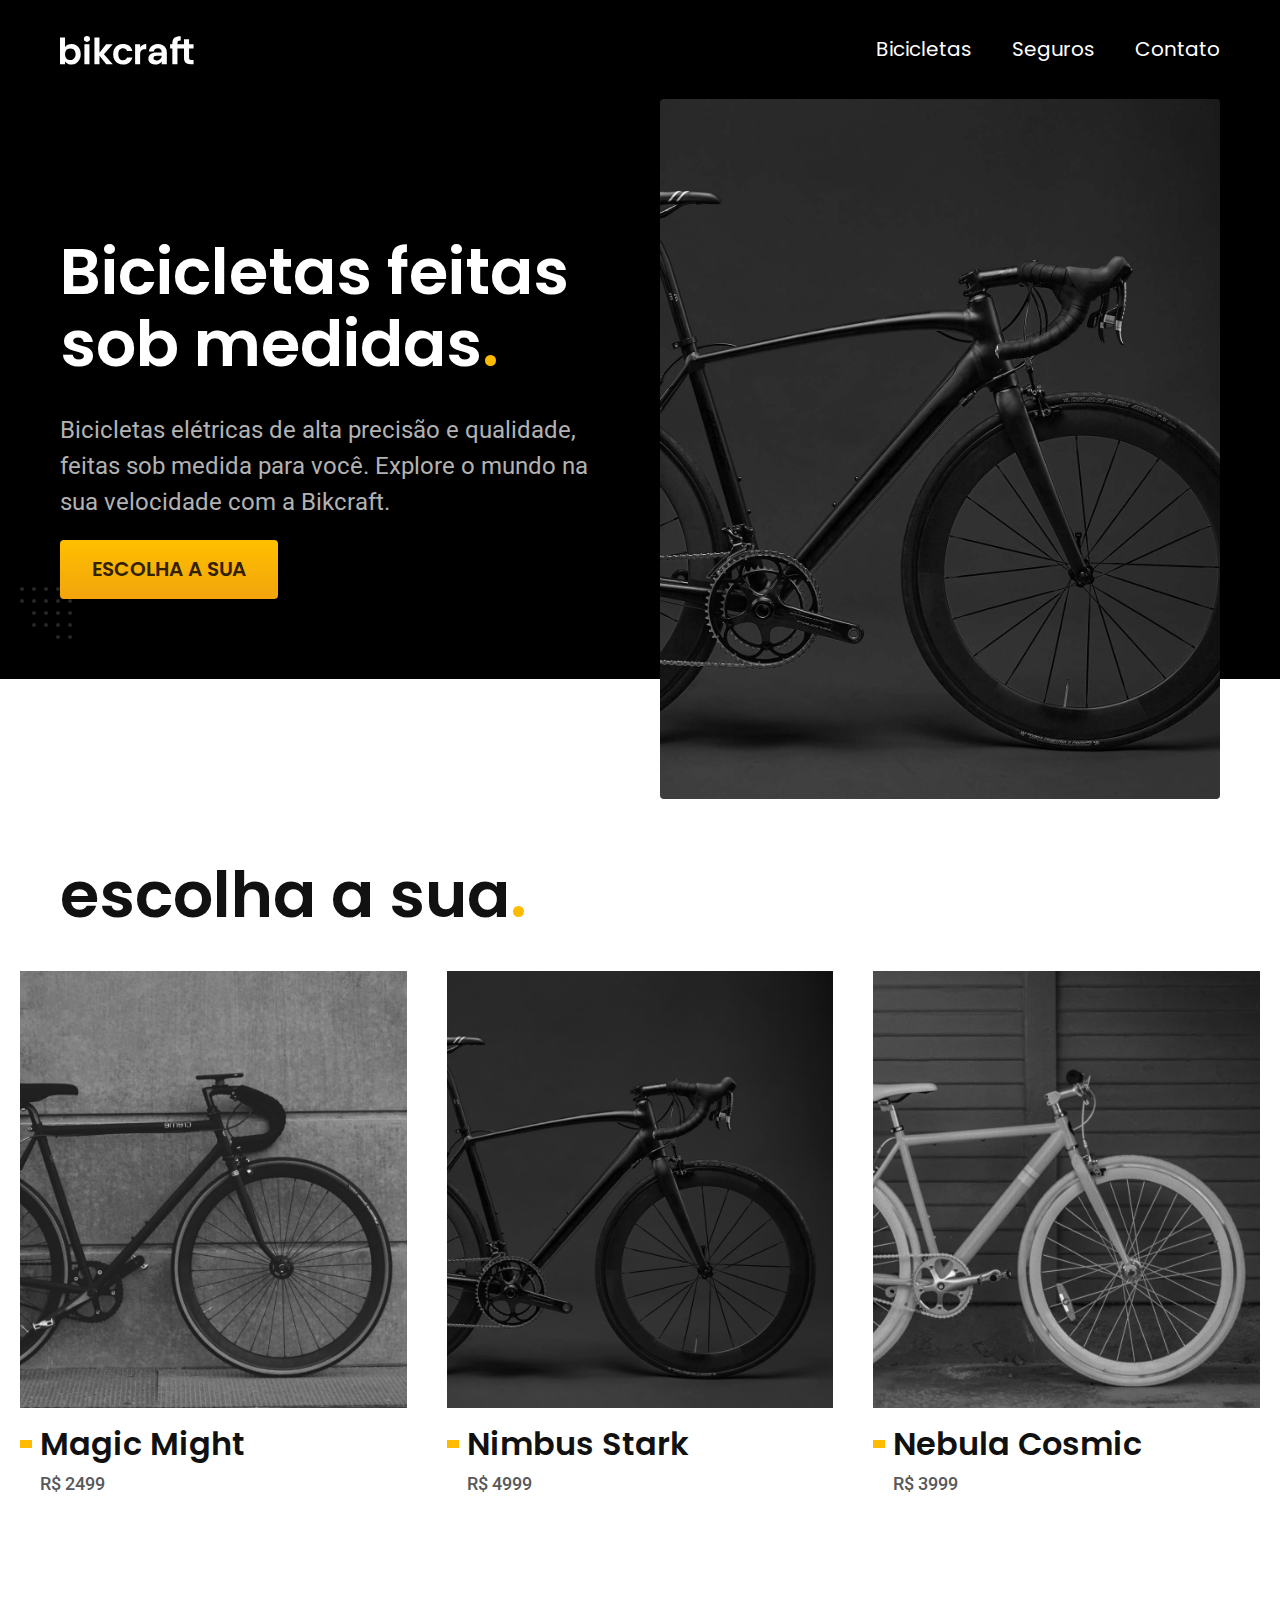
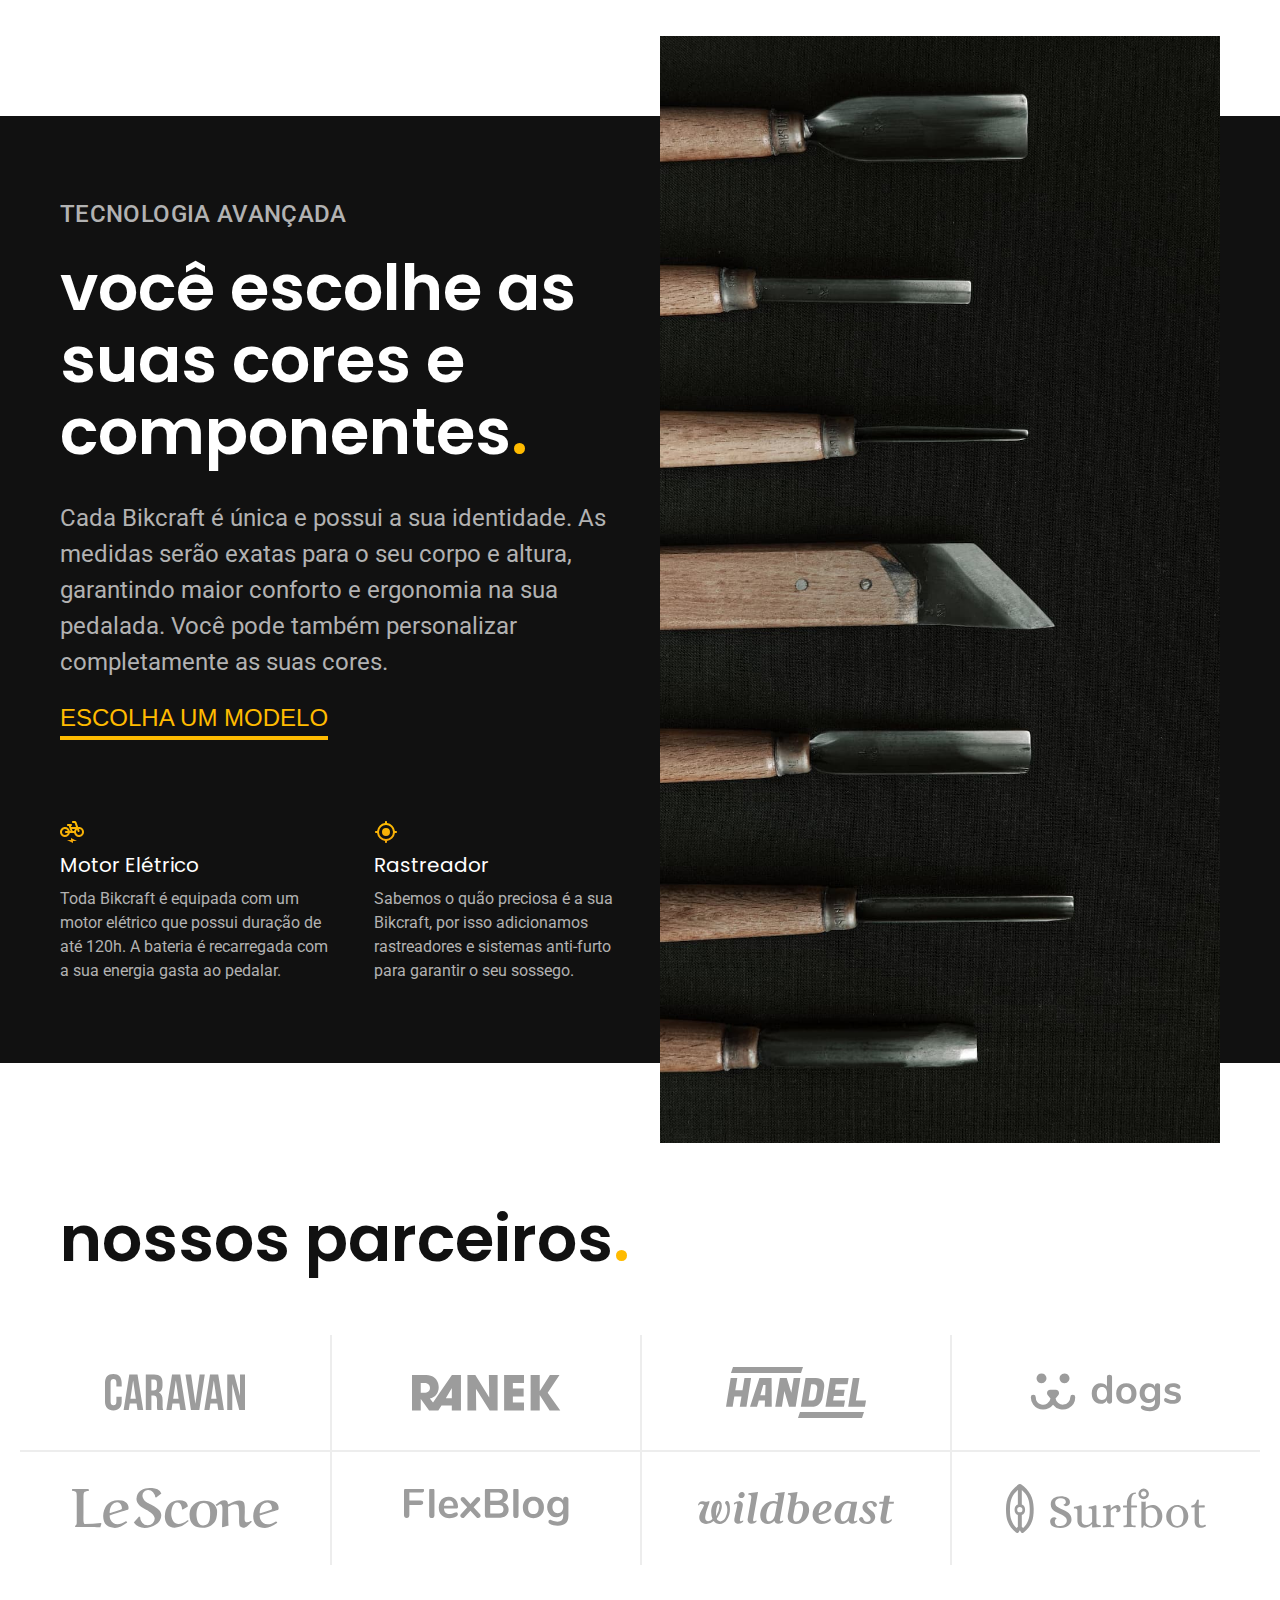
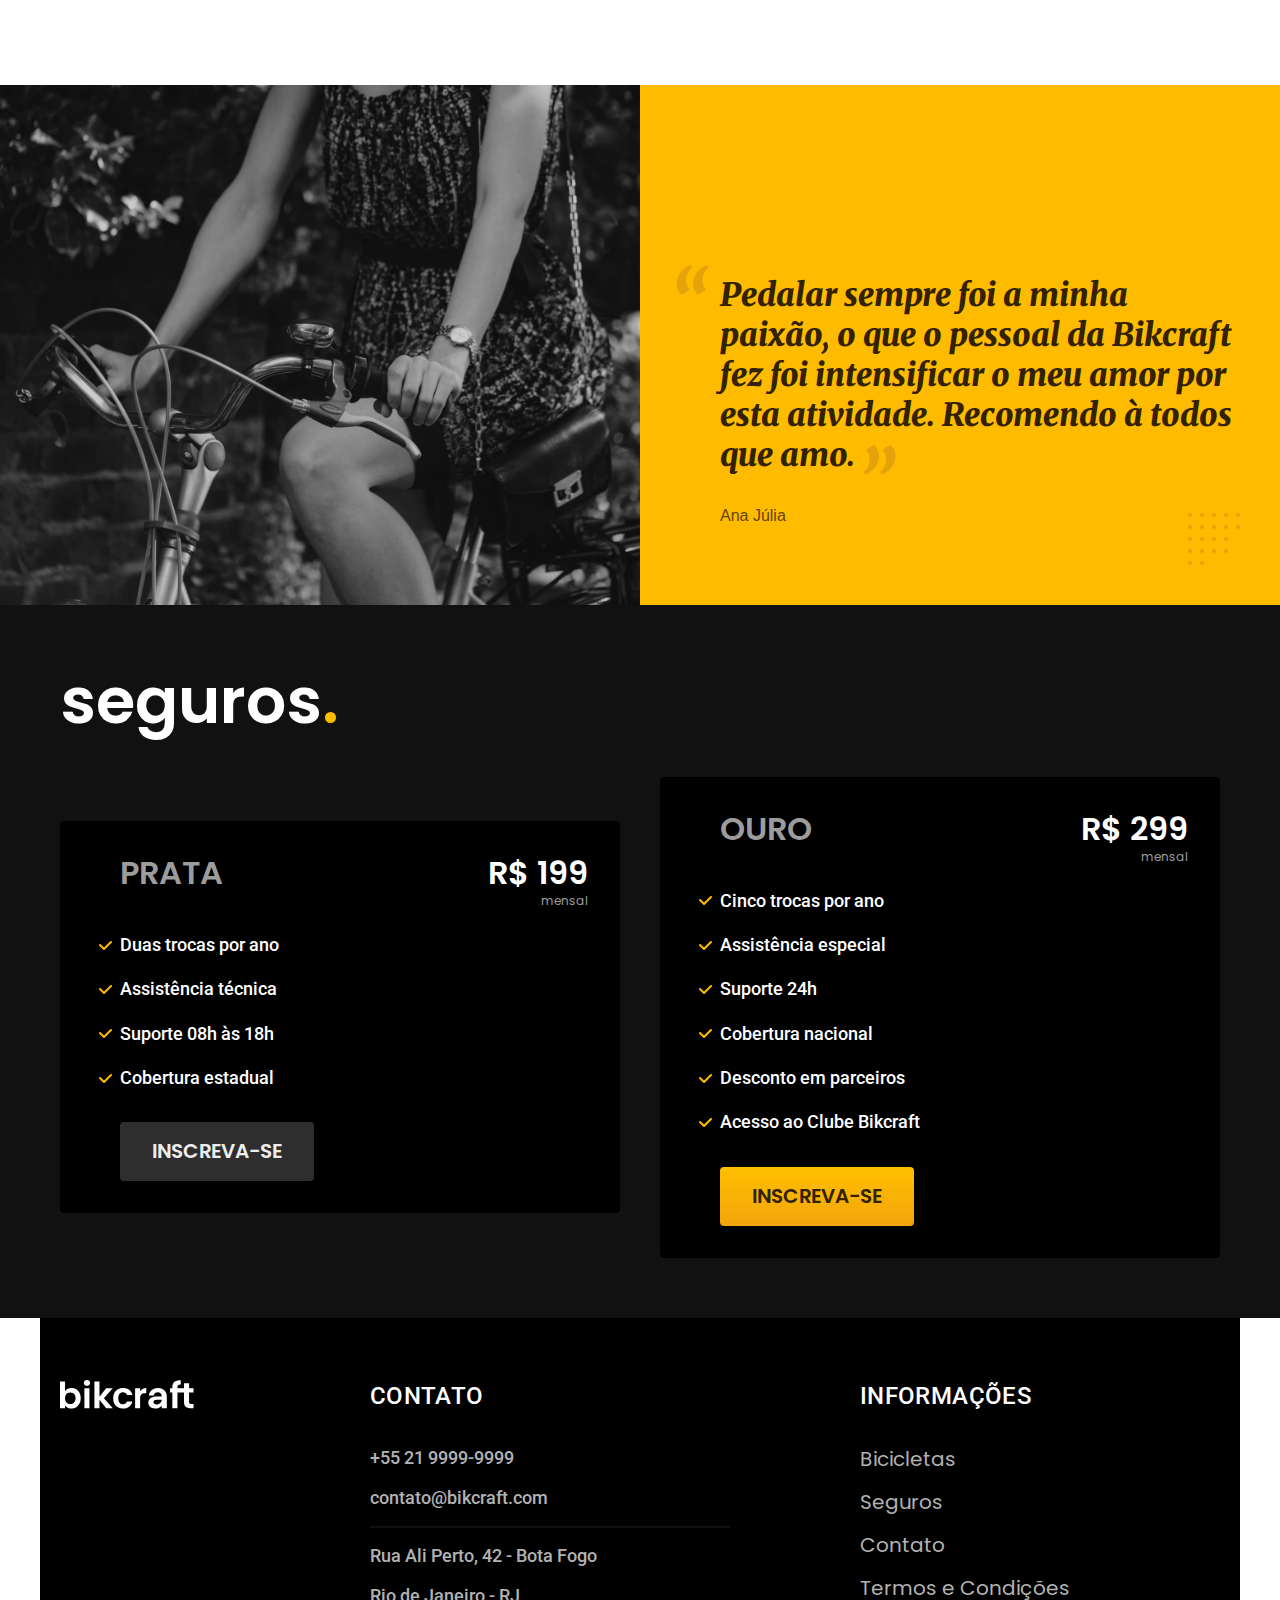
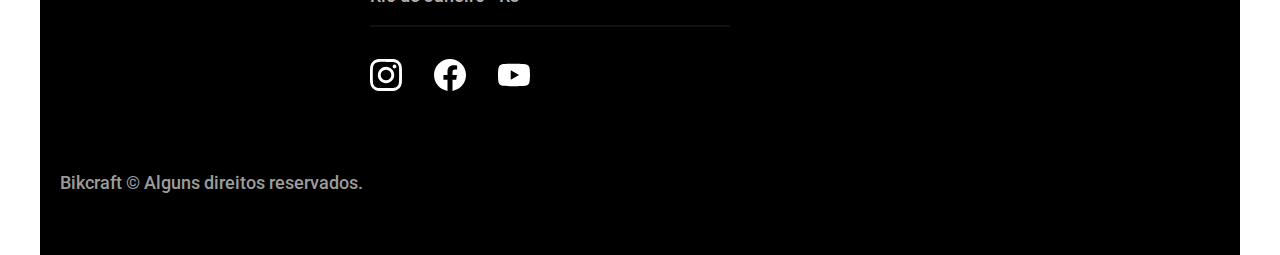
<file: index.html>
<!DOCTYPE html>
<html lang="pt-br">
<head>
    <meta charset="UTF-8">
    <meta name="viewport" content="width=device-width, initial-scale=1.0">
    <meta name="description" content="Bicicletas elétricas de alta precisão e qualidade, feitas sob medida para você. Explore o mundo na sua velocidade com a Bikcraft.">
    <title>Bikecraft - Bicicletas Elétricas</title>

    <link rel="preload" href="./css/style.min.css" as="style">
    <link rel="stylesheet" href="./css/style.min.css">


    <link rel="icon" href="./favicon.svg" type="image/svg+xml">

    <link rel="preconnect" href="https://fonts.googleapis.com">
    <link rel="preconnect" href="https://fonts.gstatic.com" crossorigin>
    <link href="https://fonts.googleapis.com/css2?family=Merriweather:ital,wght@1,900&family=Poppins:wght@400;600&family=Roboto:wght@400;500&display=swap" rel="stylesheet">

<script>document.documentElement.classList.add('js');</script>
</head>
<body>
    <header class="header-bg">
     <div class="header container">
            <a href="./"><img src="./img/bikcraft.svg" width="136" height="32" alt="Bikcraft"></a>
        <nav aria-label="primaria">
            <ul class="header-menu font-1-m cor-0">
                <li><a href="./bicicletas.html">Bicicletas</a></li>
                <li><a href="./seguros.html">Seguros</a></li>
                <li><a href="./contato.html">Contato</a></li>
            </ul>
        </nav>
     </div>
    </header>

    <main class="introducao-bg">
        <div class="introducao container">
            <div class="introducao-conteudo">
                <h1 class="font-1-xxl cor-0 fadeInDown" data-anime="200">Bicicletas feitas sob medidas<span class="cor-p1">.</span></h1>
                <p class="font-2-l cor-5 fadeInDown" data-anime="400">Bicicletas elétricas de alta precisão e qualidade, feitas sob medida para você. Explore o mundo na sua velocidade com a Bikcraft.</p>
                <a class="botao fadeInDown" data-anime="600" href="./bibicletas.html">Escolha a sua</a>
            </div>
            <picture data-anime="800" class="fadeInDown">
                <source media="(max-width: 800px)" srcset="./img/bicicletas/nimbus.jpg">
                <img src="./img/fotos/introducao.jpg" width="1280" height="1600" alt="Bicicleta elétrica preta">
            </picture>
            
        </div>
    </main>

    <article class="bicicletas-lista">
        
    <h2 class="container font-1-xxl">escolha a sua<span class="cor-p1">.</span></h2>

    <ul>
        <li>
           <a href="./bicicletas/magic.html">
            <img src="./img/bicicletas/magic-home.jpg" width="920" height="1040" alt="Bicicleta preta">
            <h3 class="font-1-xl">Magic Might</h3>
            <span class="font-2-m cor-8">R$ 2499</span>
           </a>
        </li>

        <li>
            <a href="./bicicletas/nimbus.html">
             <img src="./img/bicicletas/nimbus-home.jpg" width="920" height="1040" alt="Bicicleta preta">
             <h3 class="font-1-xl">Nimbus Stark</h3>
             <span class="font-2-m cor-8">R$ 4999</span>
            </a>
         </li>

         <li>
            <a href="./bicicletas/nebula.html">
             <img src="./img/bicicletas/nebula-home.jpg" width="920" height="1040" alt="Bicicleta preta">
             <h3 class="font-1-xl">Nebula Cosmic</h3>
             <span class="font-2-m cor-8">R$ 3999</span>
            </a>
         </li>
    </ul>
    </article>  
    
    <article class="tecnologia-bg">
        <div class="tecnologia container">
            <div class="tecnologia-conteudo">
                <span class="font-2-l-b cor-5">Tecnologia Avançada</span>
                <h2 class="font-1-xxl cor-0">você escolhe as suas cores e componentes<span class="cor-p1">.</span></h2>
                <p class="font-2-l cor-5">Cada Bikcraft é única e possui a sua identidade. As medidas serão exatas para o seu corpo e altura, garantindo maior conforto e ergonomia na sua pedalada. Você pode também personalizar completamente as suas cores.</p>
                <a class="link" href="./bicicletas.html">Escolha um modelo</a>

                <div class="tecnologia-vantagens">
                    <div>
                        <img src="./img/icones/eletrica.svg" width="24" height="24" alt="">
                        <h3 class="font-1-m cor-0">Motor Elétrico</h3>
                        <p class="font-2-s cor-5">Toda Bikcraft é equipada com um motor elétrico que possui duração de até 120h. A bateria é recarregada com a sua energia gasta ao pedalar.</p>
                    </div>
    
                    <div>
                        <img src="./img/icones/rastreador.svg" width="24" height="24" alt="">
                        <h3 class="font-1-m cor-0">Rastreador</h3>
                        <p class="font-2-s cor-5">Sabemos o quão preciosa é a sua Bikcraft, por isso adicionamos rastreadores e sistemas anti-furto para garantir o seu sossego.</p>
                    </div>
                </div>
            </div>
            
            <div class="tecnologia-imagem">
                <img src="./img/fotos/tecnologia.jpg" width="1200" height="1920" alt="Imagem decorativa">
            </div>
            
        </div>

    </article>

    <section class="parceiros" aria-label="Nossos Parceiros">
        <h2 class="container font-1-xxl">nossos parceiros<span class="cor-p1">.</span></h2>

        <ul>
            <li><img src="./img/parceiros/caravan.svg" width="140" height="38" alt="caravan"></li>
            <li><img src="./img/parceiros/ranek.svg" width="149" height="36" alt="ranek"></li>
            <li><img src="./img/parceiros/handel.svg" width="140" height="50" alt="handel"></li>
            <li><img src="./img/parceiros/dogs.svg" width="152" height="39" alt="dogs"></li>
            <li><img src="./img/parceiros/lescone.svg" width="208" height="41" alt="lescone"></li>
            <li><img src="./img/parceiros/flexblog.svg" width="165" height="38" alt="flexblog"></li>
            <li><img src="./img/parceiros/wildbeast.svg" width="196" height="34" alt="wildbeast"></li>
            <li><img src="./img/parceiros/surfbot.svg" width="200" height="49" alt="surfbot"></li>
            
        </ul>
    </section>

    <section class="depoimento" aria-label="Depoimento">
        <div>
            <img src="./img/fotos/depoimento.jpg" width="1560" height="1360" alt="Pessoa pedalando uma bicicleta Bikcraft">
        </div>
        <div class="depoimento-conteudo">
            <blockquote class="font-1-xl cor-p5">
                <p>Pedalar sempre foi a minha paixão, o que o pessoal da Bikcraft fez foi intensificar o meu amor por esta atividade. Recomendo à todos que amo.</p>
            </blockquote>
            <span class="font-1-m-b cor-p4">Ana Júlia</span>

        </div>

    </section>

    <article class="seguros-bg">
        <div class="seguros container">
            <h2 class="font-1-xxl cor-0">seguros<span class="cor-p1">.</span></h2>  
            <div class="seguros-item">
                <h3 class="font-1-xl cor-6">PRATA</h3>
                <span class="font-1-xl cor-0">R$ 199 <span class="font-1-xs cor-6">mensal</span></span>
                <ul class="font-2-m cor-0">
                    <li>Duas trocas por ano</li>
                    <li>Assistência técnica</li>
                    <li>Suporte 08h às 18h</li>
                    <li>Cobertura estadual</li>
                </ul>
                <a class="botao secundario" href="./orcamento.html">Inscreva-se</a>
            </div>

            <div class="seguros-item">
                <h3 class="font-1-xl cor-6">OURO</h3>
                <span class="font-1-xl cor-0">R$ 299 <span class="font-1-xs cor-6">mensal</span></span>
                <ul class="font-2-m cor-0">
                    <li>Cinco trocas por ano</li>
                    <li>Assistência especial</li>
                    <li>Suporte 24h</li>
                    <li>Cobertura nacional</li>
                    <li>Desconto em parceiros</li>
                    <li>Acesso ao Clube Bikcraft</li>
                </ul>
                <a class="botao" href="./orcamento.html">Inscreva-se</a>
            </div>
        </div>
    </article>

    <footer class="footer-bg">
        <div class="footer container">
            <img src="./img/bikcraft.svg" width="136" height="32" alt="Bikcraft">
            <div class="footer-contato">
                <h3 class="font-2-l-b cor-0">Contato</h3>
                <ul class="font-2-m cor-5">
                    <li><a href="tel:+552199999999">+55 21 9999-9999</a></li>
                    <li><a href="mailto:contato@bikcraft.com">contato@bikcraft.com</a></li>
                    <li>Rua Ali Perto, 42 - Bota Fogo</li>
                    <li>Rio de Janeiro - RJ</li>
                </ul>
                <div class="footer-redes">
                    <a href="./">
                        <img src="./img/redes/instagram.svg" width="32" height="32" alt="Instagram">
                    </a>
                    <a href="./">
                        <img src="./img/redes/facebook.svg" width="32" height="32" alt="Facebook">
                    </a>
                    <a href="./">
                        <img src="./img/redes/youtube.svg" width="32" height="32" alt="Youtube">
                    </a>

                </div>
            </div>
            <div class="footer-informacoes">
                <h3 class="font-2-l-b cor-0">Informações</h3>
                <nav>
                    <ul class="font-1-m cor-5">
                        <li><a href="./bicicletas.html">Bicicletas</a></li>
                        <li><a href="./seguros.html">Seguros</a></li>
                        <li><a href="./contato.html">Contato</a></li>
                        <li><a href="./termos.html">Termos e Condições</a></li>
                    </ul>
                </nav>
            </div>
            <p class="footer-copy font-2-m cor-6">Bikcraft © Alguns direitos reservados.</p>
        </div>

    </footer>


 <script src="./js/plugins/simple-anime.js"></script>
 <script src="./js/script.js"></script>
</body>
</html>
</file>
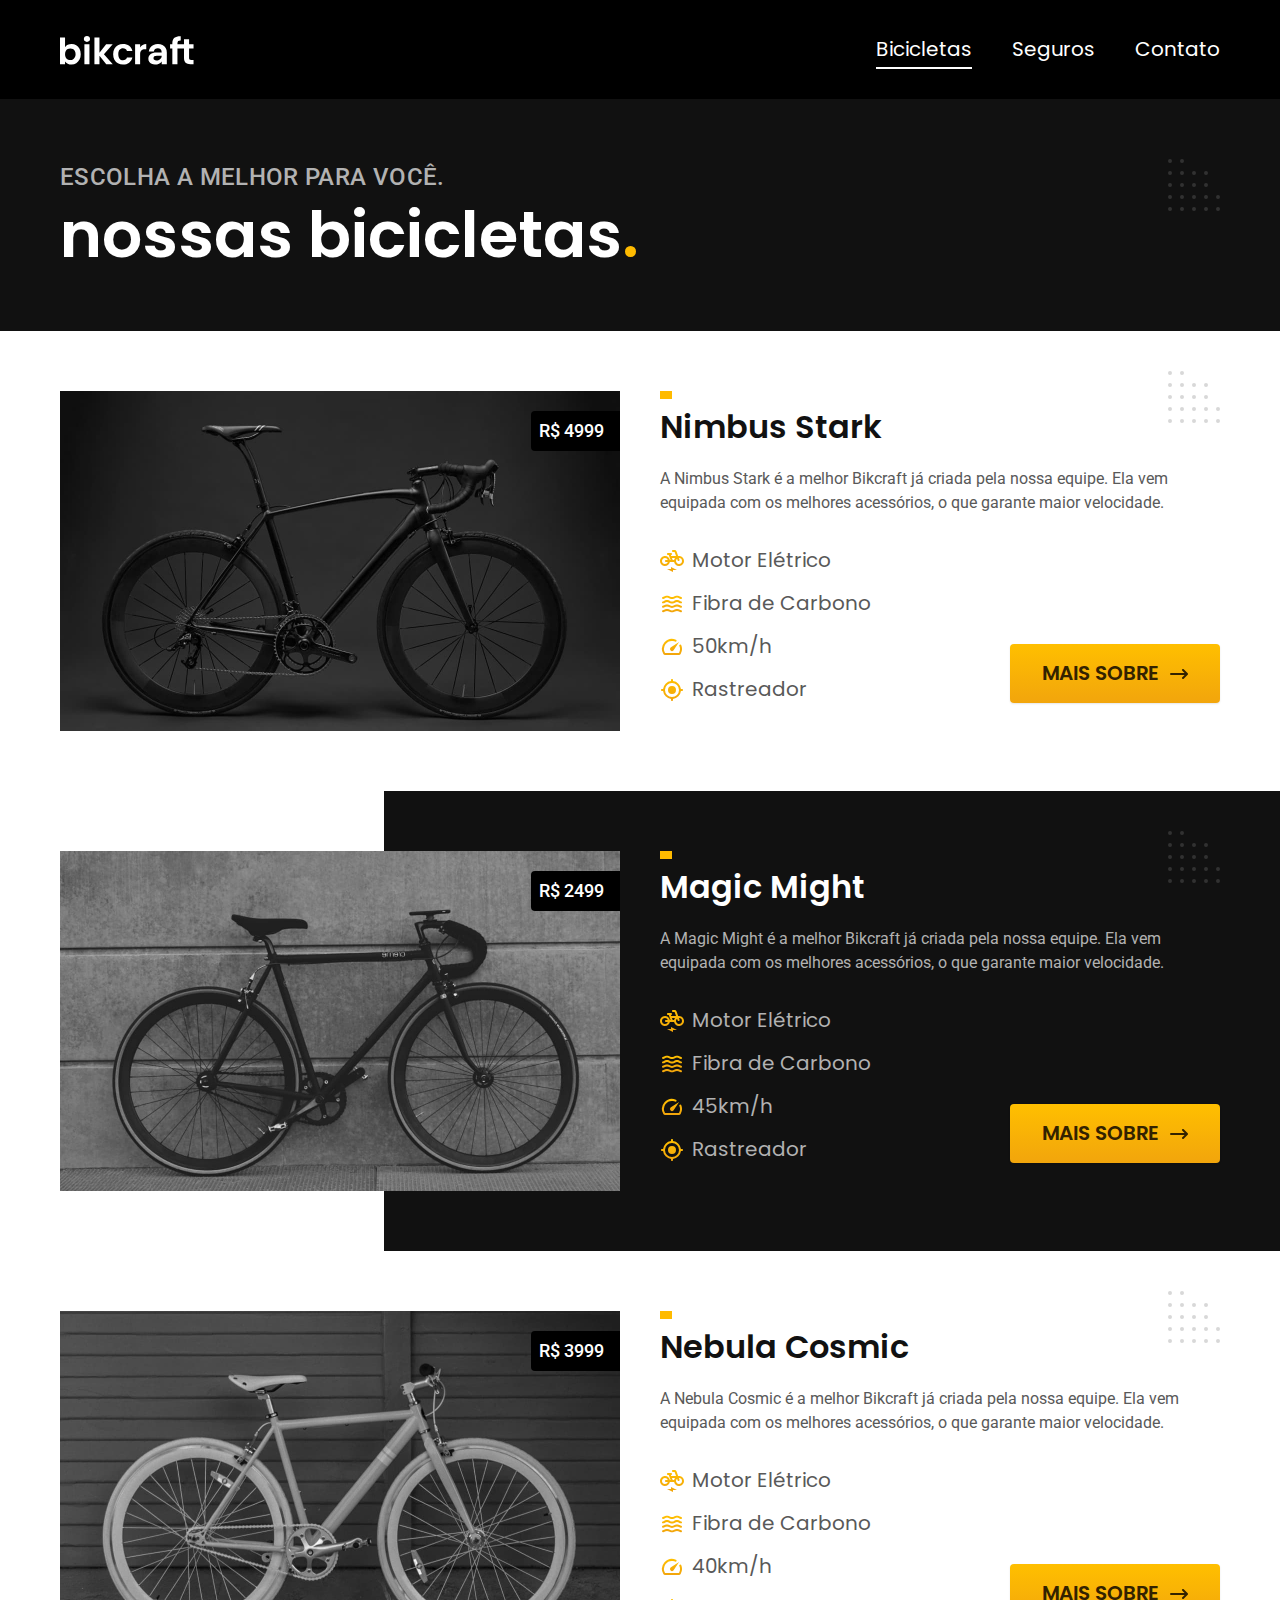
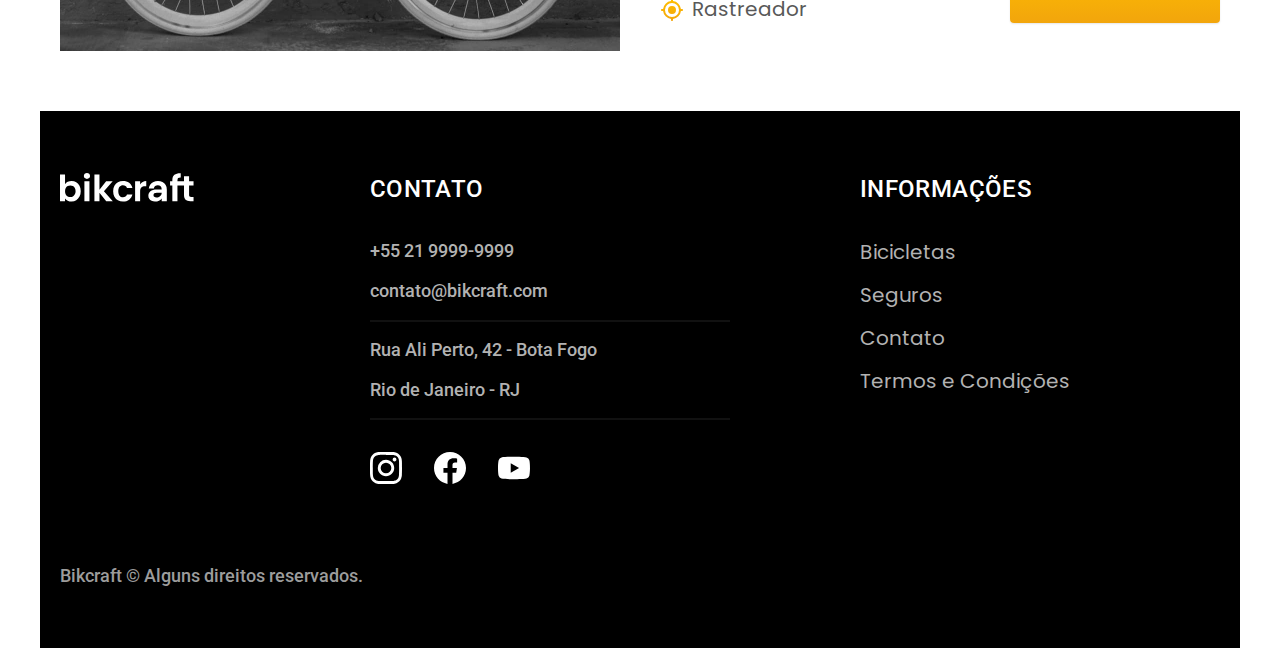
<file: bicicletas.html>
<!DOCTYPE html>
<html lang="pt-br">
<head>
    <meta charset="UTF-8">
    <meta name="viewport" content="width=device-width, initial-scale=1.0">
    <meta name="description" content="Termos e condições">
    <title>Bicicletas - Bikecraft</title>
    <link rel="preload" href="./css/style.min.css" as="style">
    <link rel="stylesheet" href="./css/style.min.css">

    <link rel="icon" href="./favicon.svg" type="image/svg+xml">

    <link rel="preconnect" href="https://fonts.googleapis.com">
    <link rel="preconnect" href="https://fonts.gstatic.com" crossorigin>
    <link href="https://fonts.googleapis.com/css2?family=Merriweather:ital,wght@1,900&family=Poppins:wght@400;600&family=Roboto:wght@400;500&display=swap" rel="stylesheet">

<script>document.documentElement.classList.add('js');</script>
</head>
<body id="bicicletas">
    <header class="header-bg">
     <div class="header container">
            <a href="./"><img src="./img/bikcraft.svg" alt="Bikcraft"></a>
        <nav aria-label="primaria">
            <ul class="header-menu font-1-m cor-0">
                <li><a href="./bicicletas.html">Bicicletas</a></li>
                <li><a href="./seguros.html">Seguros</a></li>
                <li><a href="./contato.html">Contato</a></li>
            </ul>
        </nav>
     </div>
    </header>

    <main>
        <div class="titulo-bg">
            <div class="titulo container">
                <p class="font-2-l-b cor-5">Escolha a melhor para você.</p>
                <h1 class="font-1-xxl cor-0">nossas bicicletas<span class="cor-p1">.</span></h1>
            </div>
        </div>

            <div class="bicicletas container">
                <div class="bicicletas-imagem">
                    <img src="./img/bicicletas/nimbus.jpg" alt="Bicicleta preta">
                    <span class="font-2-m cor-0">R$ 4999</span>
                </div>
                <div class="bicicletas-conteudo">
                    <h2 class="font-1-xl">Nimbus Stark</h2>
                    <P class="font-2-s cor-8">A Nimbus Stark é a melhor Bikcraft já criada pela nossa equipe. Ela vem equipada com os melhores acessórios, o que garante maior velocidade.</P>
                    <ul class="font-1-m cor-8">
                        <li>
                            <img src="./img/icones/eletrica.svg" alt="">
                            Motor Elétrico
                        </li>
                        <li>
                            <img src="./img/icones/carbono.svg" alt="">
                            Fibra de Carbono
                        </li>
                        <li>
                            <img src="./img/icones/velocidade.svg" alt="">
                            50km/h
                        </li>
                        <li>
                            <img src="./img/icones/rastreador.svg" alt="">
                            Rastreador
                        </li>
                    </ul>
                    <a class="botao seta" href="./bicicletas/nimbus.html">Mais Sobre</a>
                </div>
            </div>
       


        <div class="bicicletas-bg">
            <div class="bicicletas container">
                <div class="bicicletas-imagem">
                    <img src="./img/bicicletas/magic.jpg" alt="Bicicleta preta">
                    <span class="font-2-m cor-0">R$ 2499</span>
                </div>
                <div class="bicicletas-conteudo">
                    <h2 class="font-1-xl cor-0">Magic Might</h2>
                    <P class="font-2-s cor-5">A Magic Might é a melhor Bikcraft já criada pela nossa equipe. Ela vem equipada com os melhores acessórios, o que garante maior velocidade.</P>
                    <ul class="font-1-m cor-5">
                        <li>
                            <img src="./img/icones/eletrica.svg" alt="">
                            Motor Elétrico
                        </li>
                        <li>
                            <img src="./img/icones/carbono.svg" alt="">
                            Fibra de Carbono
                        </li>
                        <li>
                            <img src="./img/icones/velocidade.svg" alt="">
                            45km/h
                        </li>
                        <li>
                            <img src="./img/icones/rastreador.svg" alt="">
                            Rastreador
                        </li>
                    </ul>
                    <a class="botao seta" href="./bicicletas/magic.html">Mais Sobre</a>
                </div>
            </div>
        </div>

        
            <div class="bicicletas container">
                <div class="bicicletas-imagem">
                    <img src="./img/bicicletas/nebula.jpg" alt="Bicicleta preta">
                    <span class="font-2-m cor-0">R$ 3999</span>
                </div>
                <div class="bicicletas-conteudo">
                    <h2 class="font-1-xl">Nebula Cosmic</h2>
                    <P class="font-2-s cor-8">A Nebula Cosmic é a melhor Bikcraft já criada pela nossa equipe. Ela vem equipada com os melhores acessórios, o que garante maior velocidade.</P>
                    <ul class="font-1-m cor-8">
                        <li>
                            <img src="./img/icones/eletrica.svg" alt="">
                            Motor Elétrico
                        </li>
                        <li>
                            <img src="./img/icones/carbono.svg" alt="">
                            Fibra de Carbono
                        </li>
                        <li>
                            <img src="./img/icones/velocidade.svg" alt="">
                            40km/h
                        </li>
                        <li>
                            <img src="./img/icones/rastreador.svg" alt="">
                            Rastreador
                        </li>
                    </ul>
                    <a class="botao seta" href="./bicicletas/nebula.html">Mais Sobre</a>
                </div>
            </div>
        
    </main>
    
    <footer class="footer-bg">
        <div class="footer container">
            <img src="./img/bikcraft.svg" alt="Bikcraft">
            <div class="footer-contato">
                <h3 class="font-2-l-b cor-0">Contato</h3>
                <ul class="font-2-m cor-5">
                    <li><a href="tel:+552199999999">+55 21 9999-9999</a></li>
                    <li><a href="mailto:contato@bikcraft.com">contato@bikcraft.com</a></li>
                    <li>Rua Ali Perto, 42 - Bota Fogo</li>
                    <li>Rio de Janeiro - RJ</li>
                </ul>
                <div class="footer-redes">
                    <a href="./">
                        <img src="./img/redes/instagram.svg" alt="Instagram">
                    </a>
                    <a href="./">
                        <img src="./img/redes/facebook.svg" alt="Facebook">
                    </a>
                    <a href="./">
                        <img src="./img/redes/youtube.svg" alt="Youtube">
                    </a>

                </div>
            </div>
            <div class="footer-informacoes">
                <h3 class="font-2-l-b cor-0">Informações</h3>
                <nav>
                    <ul class="font-1-m cor-5">
                        <li><a href="./bicicletas.html">Bicicletas</a></li>
                        <li><a href="./seguros.html">Seguros</a></li>
                        <li><a href="./contato.html">Contato</a></li>
                        <li><a href="./termos.html">Termos e Condições</a></li>
                    </ul>
                </nav>
            </div>
            <p class="footer-copy font-2-m cor-6">Bikcraft © Alguns direitos reservados.</p>
        </div>

    </footer>
 <script src="./js/script.js"></script>
</body>
</html>
</file>
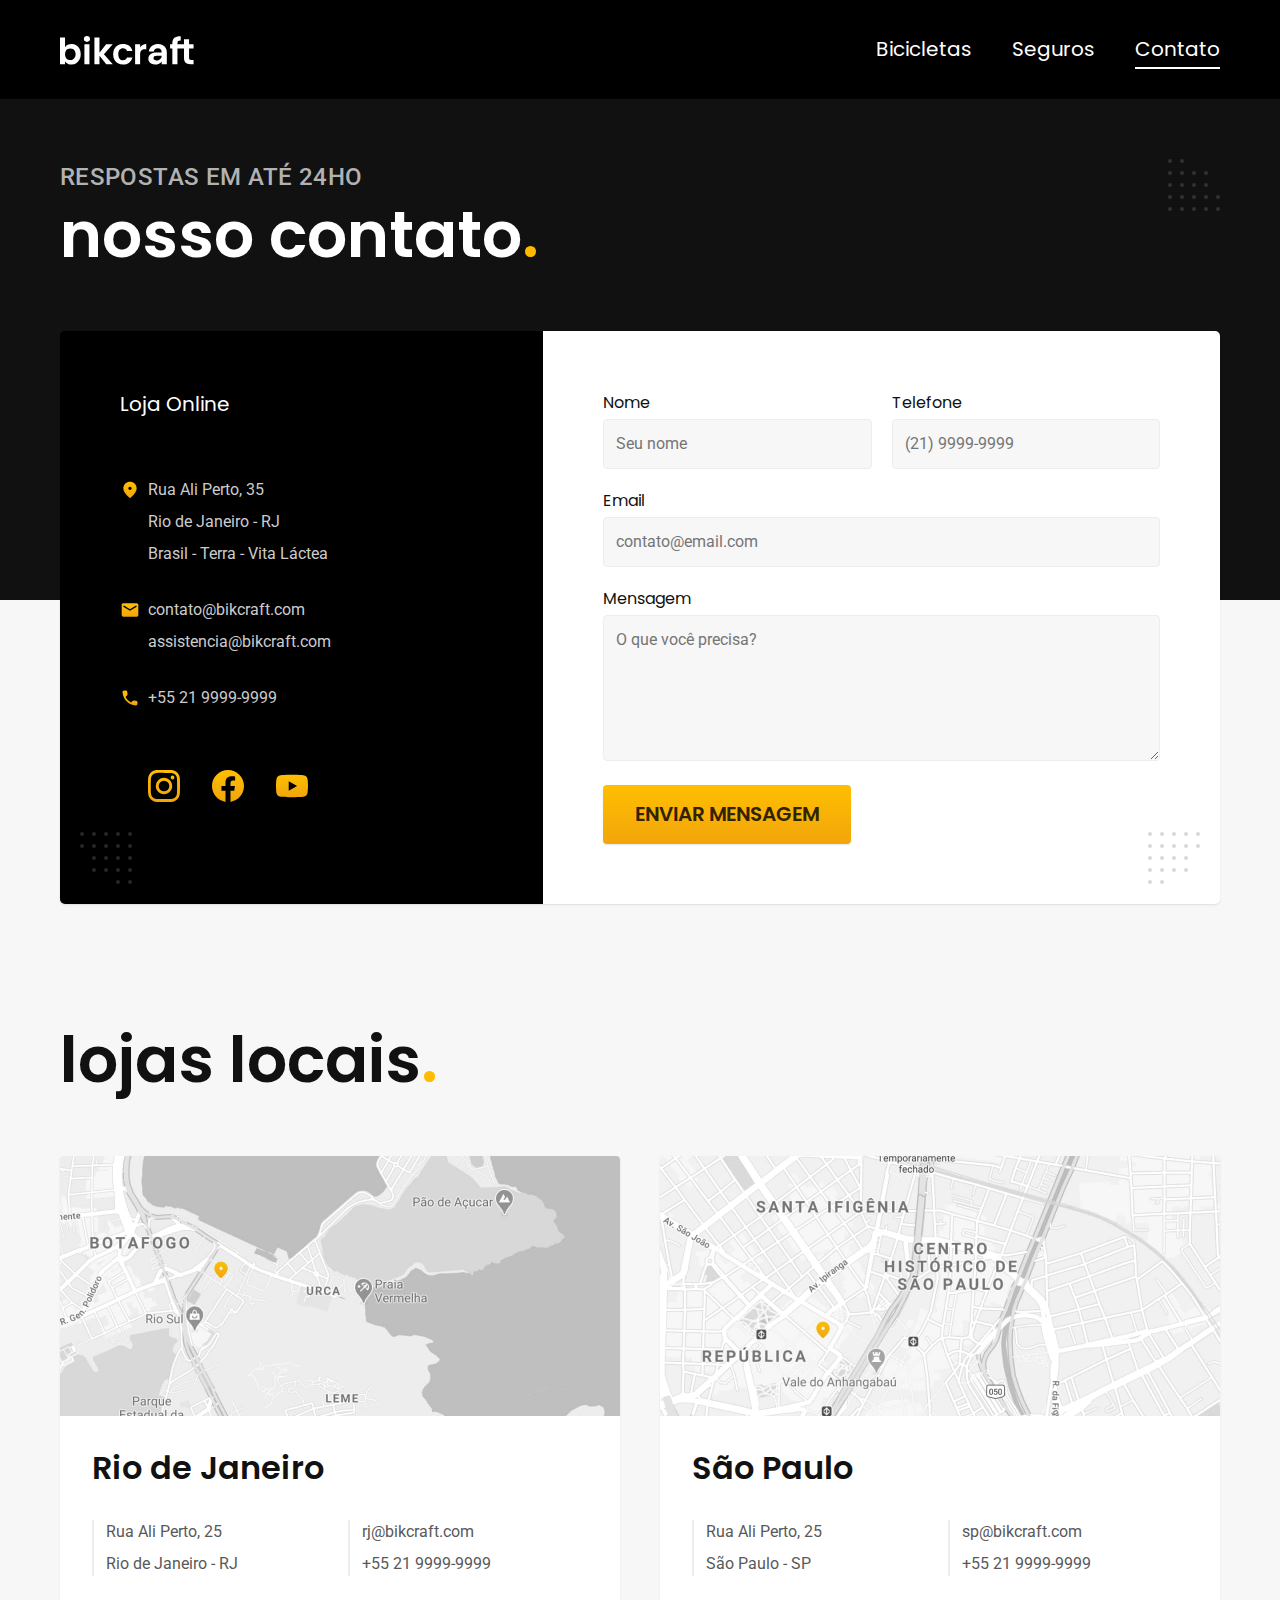
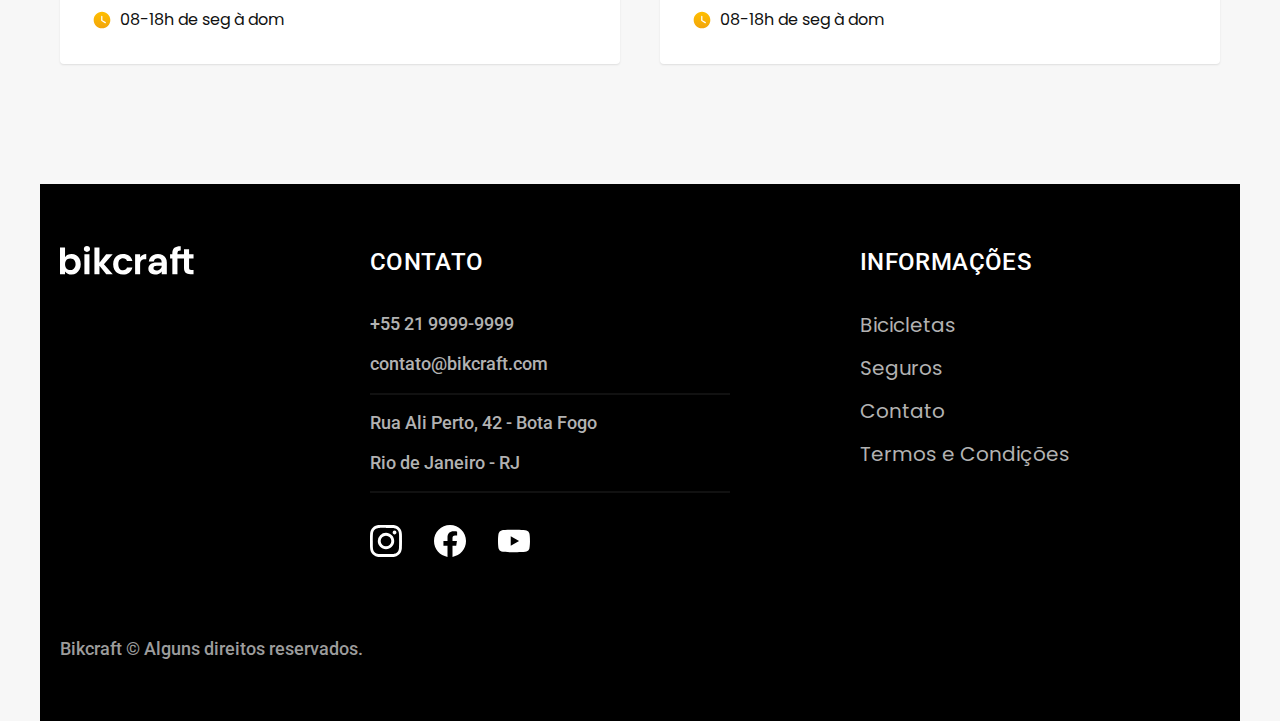
<file: contato.html>
<!DOCTYPE html>
<html lang="pt-br">
<head>
    <meta charset="UTF-8">
    <meta name="viewport" content="width=device-width, initial-scale=1.0">
    <meta name="description" content="Termos e condições">
    <title>Contato - Bikecraft</title>
    <link rel="preload" href="./css/style.min.css" as="style">
    <link rel="stylesheet" href="./css/style.min.css">

    <link rel="icon" href="./favicon.svg" type="image/svg+xml">

    <link rel="preconnect" href="https://fonts.googleapis.com">
    <link rel="preconnect" href="https://fonts.gstatic.com" crossorigin>
    <link href="https://fonts.googleapis.com/css2?family=Merriweather:ital,wght@1,900&family=Poppins:wght@400;600&family=Roboto:wght@400;500&display=swap" rel="stylesheet">

<script>document.documentElement.classList.add('js');</script>
</head>
<body id="contato">
    <header class="header-bg">
     <div class="header container">
            <a href="./"><img src="./img/bikcraft.svg" alt="Bikcraft"></a>
        <nav aria-label="primaria">
            <ul class="header-menu font-1-m cor-0">
                <li><a href="./bicicletas.html">Bicicletas</a></li>
                <li><a href="./seguros.html">Seguros</a></li>
                <li><a href="./contato.html">Contato</a></li>
            </ul>
        </nav>
     </div>
    </header>

    <main>
        <div class="titulo-bg">
            <div class="titulo container">
                <p class="font-2-l-b cor-5">respostas em até 24ho</p>
                <h1 class="font-1-xxl cor-0">nosso contato<span class="cor-p1">.</span></h1>
            </div>
        </div>

        <div class="contato container">
            <section class="contato-dados" aria-label="Endereço">
                <h2 class="font-1-m cor-0">Loja Online</h2>
                <div class="contato-endereco font-2-s cor-4">
                    <p>Rua Ali Perto, 35</p>
                    <p>Rio de Janeiro - RJ</p>
                    <p>Brasil - Terra - Vita Láctea</p>
                </div>
                <address class="contato-meios font-2-s cor-4">
                    <a href="mailto:contato@bikcraft.com">contato@bikcraft.com</a>
                    <a href="mailto:assistencia@bikcraft.com">assistencia@bikcraft.com</a>
                    <a href="tel:+552199999999">+55 21 9999-9999</a>
                </address>
                <div class="contato-redes">
                    <a href="./">
                        <img src="./img/redes/instagram-p.svg" alt="Instagram">
                    </a>
                    <a href="./">
                        <img src="./img/redes/facebook-p.svg" alt="Facebook">
                    </a>
                    <a href="./">
                        <img src="./img/redes/youtube-p.svg" alt="Youtube">
                    </a>
                </div>

            </section>

            <section class="contato-formulario" aria-label="Formulário">
                <form class="form" action="./contato.html">
                    <div>
                        <label for="nome">Nome</label>
                        <input type="text" id="nome" name="nome" placeholder="Seu nome">
                    </div>

                    <div>
                        <label for="telefone">Telefone</label>
                        <input type="text" id="telefone" name="telefone" placeholder="(21) 9999-9999">
                    </div>

                    <div class="col-2">
                        <label for="email">Email</label>
                        <input type="email" id="email" name="email" placeholder="contato@email.com">
                    </div>

                    <div class="col-2">
                        <label for="mensagem">Mensagem</label>
                        <textarea rows="5" type="text" id="mensagem" name="mensagem" placeholder="O que você precisa?"></textarea>
                    </div>

                    <button class="botao col-2">Enviar Mensagem</button>
                </form>
            </section>
        </div>
    </main>

    <article class="lojas container">
        <h2 class="font-1-xxl">lojas locais<span class="cor-p1">.</span></h2>
        <div class="lojas-item">
            <img src="./img/lojas/rj.jpg" alt="mapa marcando o endereço em Rua Ali Perto, 25 - Rio de Janeiro - RJ">
            <div class="lojas-conteudo">
                <h3 class="font-1-xl">Rio de Janeiro</h3>
                <div class="lojas-dados font-2-s cor-8">
                 <p>Rua Ali Perto, 25</p>
                 <p>Rio de Janeiro - RJ</p>
                </div>
                <div class="lojas-dados font-2-s cor-8">
                 <a href="mailto:rj@bikcraft.com">rj@bikcraft.com</a>
                 <a href="tel:+552199999999">+55 21 9999-9999</a>
                </div>
                 <p class="lojas-tempo font-1-s"><img src="./img/icones/horario.svg" alt="">08-18h de seg à dom</p>
                </div>
            
        </div>

        <div class="lojas-item">
            <img src="./img/lojas/sp.jpg" alt="mapa marcando o endereço em Rua Ali Perto, 25 - Sao Paulo - SP">
            <div class="lojas-conteudo">
                <h3 class="font-1-xl">São Paulo</h3>
                <div class="lojas-dados font-2-s cor-8">
                    <p>Rua Ali Perto, 25</p>
                    <p>São Paulo - SP</p>
                </div>
                <div class="lojas-dados font-2-s cor-8">
                    <a href="mailto:sp@bikcraft.com">sp@bikcraft.com</a>
                    <a href="tel:+551199999999">+55 21 9999-9999</a>
                </div>
                <p class="lojas-tempo font-1-s"><img src="./img/icones/horario.svg" alt="">08-18h de seg à dom</p>
            </div>
            
        </div>
    </article>
    
    <footer class="footer-bg">
        <div class="footer container">
            <img src="./img/bikcraft.svg" alt="Bikcraft">
            <div class="footer-contato">
                <h3 class="font-2-l-b cor-0">Contato</h3>
                <ul class="font-2-m cor-5">
                    <li><a href="tel:+552199999999">+55 21 9999-9999</a></li>
                    <li><a href="mailto:contato@bikcraft.com">contato@bikcraft.com</a></li>
                    <li>Rua Ali Perto, 42 - Bota Fogo</li>
                    <li>Rio de Janeiro - RJ</li>
                </ul>
                <div class="footer-redes">
                    <a href="./">
                        <img src="./img/redes/instagram.svg" alt="Instagram">
                    </a>
                    <a href="./">
                        <img src="./img/redes/facebook.svg" alt="Facebook">
                    </a>
                    <a href="./">
                        <img src="./img/redes/youtube.svg" alt="Youtube">
                    </a>

                </div>
            </div>
            <div class="footer-informacoes">
                <h3 class="font-2-l-b cor-0">Informações</h3>
                <nav>
                    <ul class="font-1-m cor-5">
                        <li><a href="./bicicletas.html">Bicicletas</a></li>
                        <li><a href="./seguros.html">Seguros</a></li>
                        <li><a href="./contato.html">Contato</a></li>
                        <li><a href="./termos.html">Termos e Condições</a></li>
                    </ul>
                </nav>
            </div>
            <p class="footer-copy font-2-m cor-6">Bikcraft © Alguns direitos reservados.</p>
        </div>

    </footer>
 <script src="./js/script.js"></script>
</body>
</html>
</file>
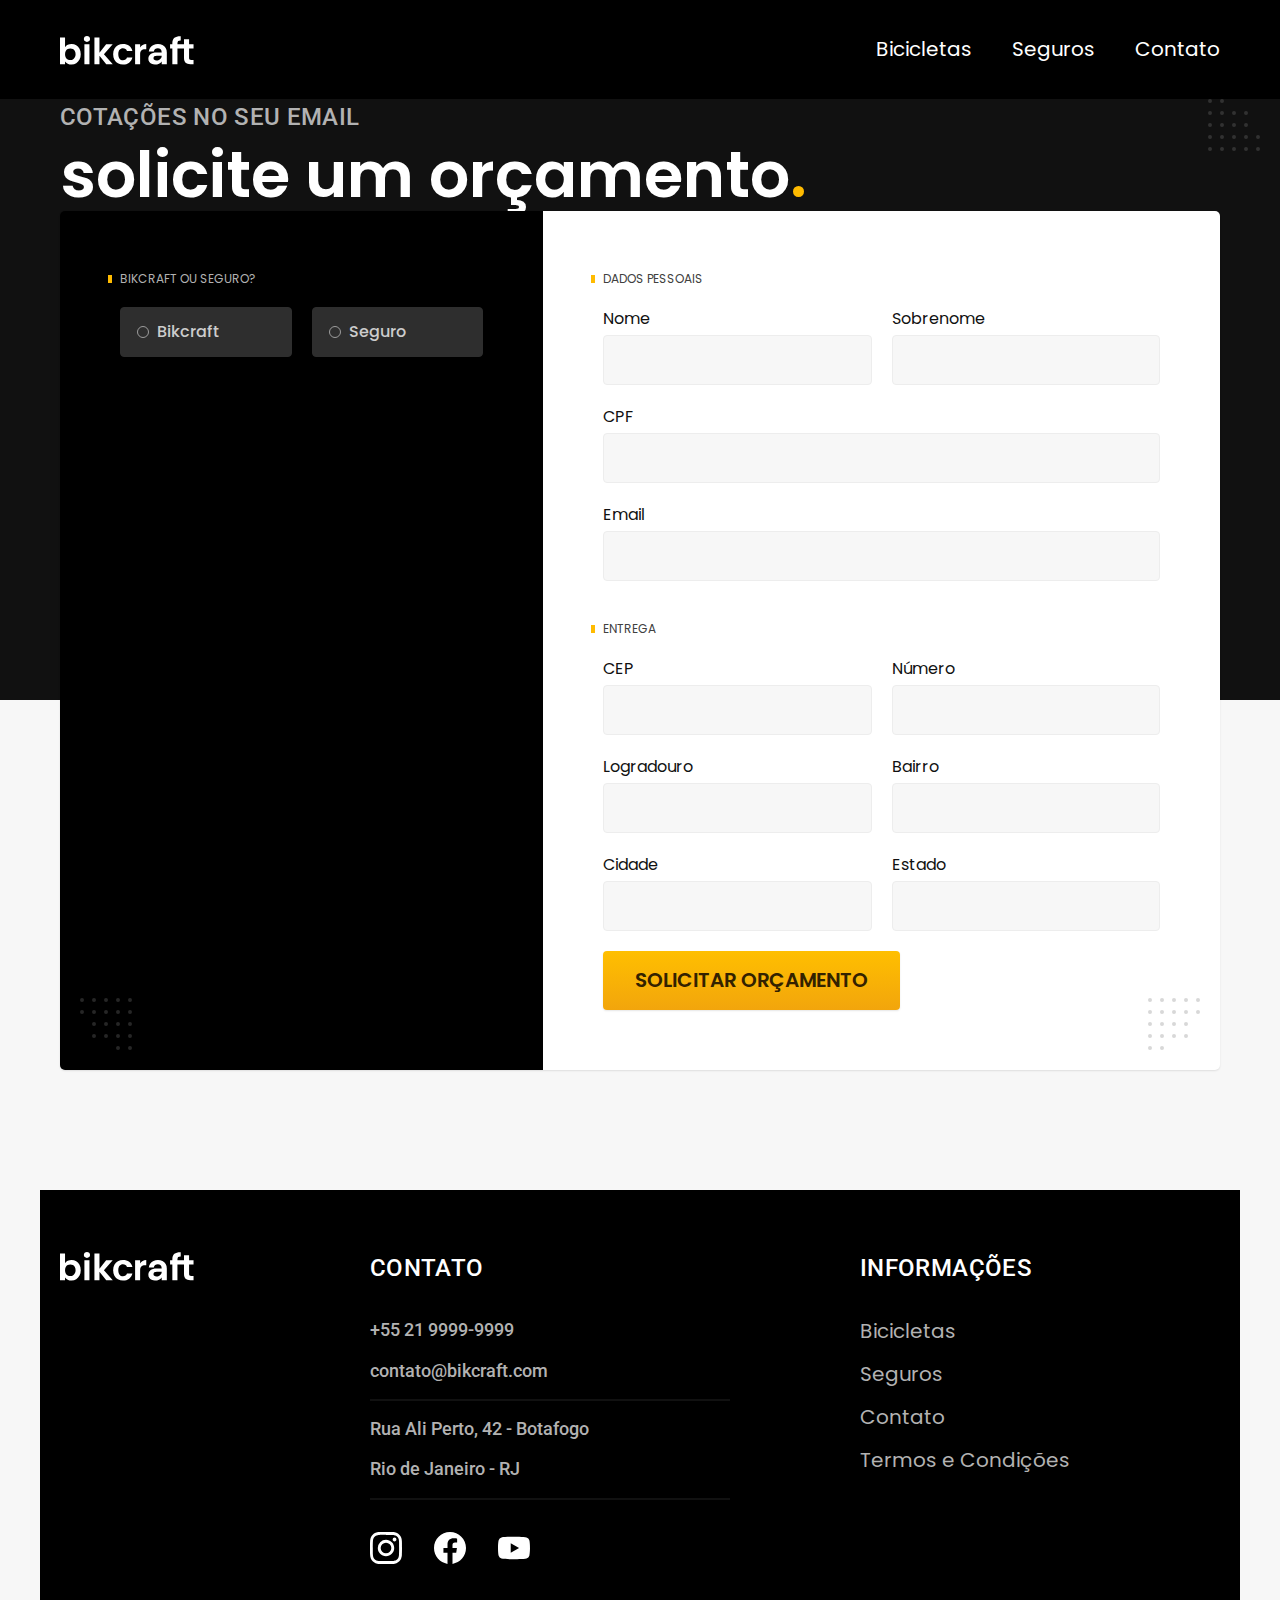
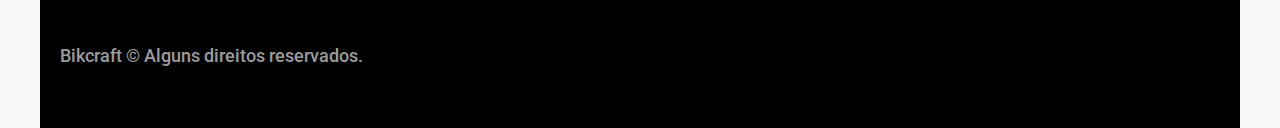
<file: orcamento.html>
<!DOCTYPE html>
<html lang="pt-br">

<head>
  <meta charset="UTF-8">
  <meta name="viewport" content="width=device-width, initial-scale=1.0">
  <title>Orçamento | Bikcraft</title>
  <meta name="description" content="Bicicletas elétricas de alta precisão e qualidade,  feitas sob medida para o cliente. Explore o mundo na sua velocidade com a Bikcraft.">

  <link rel="icon" href="./favicon.svg" type="image/svg+xml">

  <link href="./css/style.min.css" rel="preload" as="style">
  <link href="./css/style.min.css" rel="stylesheet">

  <link rel="icon" href="./favicon.svg" type="image/svg+xml">

    <link rel="preconnect" href="https://fonts.googleapis.com">
  <link rel="preconnect" href="https://fonts.gstatic.com" crossorigin>
  <link href="https://fonts.googleapis.com/css2?family=Merriweather:ital,wght@1,900&family=Poppins:wght@500;600&family=Roboto:wght@400;500&display=swap" rel="stylesheet">
<script>document.documentElement.classList.add('js');</script>
</head>

<body id="orcamento">
  <header class="header-bg">
    <div class="header container">
      <a href="./">
        <img src="./img/bikcraft.svg" alt="Bikcraft" width="136" height="32">
      </a>
      <nav aria-label="primaria">
        <ul class="header-menu font-1-m cor-0">
          <li><a href="./bicicletas.html">Bicicletas</a></li>
          <li><a href="./seguros.html">Seguros</a></li>
          <li><a href="./contato.html">Contato</a></li>
        </ul>
      </nav>
    </div>
  </header>

  <main>
    <div class="titulo">
      <div class="container">
        <p class="font-2-l-b cor-5">Cotações no seu email</p>
        <h1 class="font-1-xxl cor-0">solicite um orçamento<span class="cor-p1">.</span></h1>
      </div>
    </div>

    <form class="orcamento container" action="./">
      <!-- Produto -->
      <div class="orcamento-produto">
        <h2 class="font-1-xs cor-5">Bikcraft ou Seguro?</h2>

        <input type="radio" name="tipo" value="bikcraft" id="bikcraft">
        <label for="bikcraft">Bikcraft</label>

        <input type="radio" name="tipo" value="seguro" id="seguro">
        <label for="seguro">Seguro</label>

        <div class="orcamento-conteudo" id="orcamento-bikcraft">
          <h2 class="font-1-xs cor-5">Escolha a sua:</h2>

          <input type="radio" name="produto" value="nimbus" id="nimbus">
          <label for="nimbus">Nimbus Stark <span>R$ 4999</span></label>
          <div class="radio-detalhes">
            <ul class="font-1-xs cor-8">
              <li><img src="./img/icones/eletrica.svg" alt=""> Motor Elétrico</li>
              <li><img src="./img/icones/carbono.svg" alt=""> Fibra de Carbono</li>
              <li><img src="./img/icones/velocidade.svg" alt=""> 50 km/h</li>
              <li><img src="./img/icones/rastreador.svg" alt=""> Rastreador</li>
            </ul>
            <img src="./img/bicicletas/nimbus.jpg" alt="Bicicleta preta">
          </div>

          <input type="radio" name="produto" value="magic" id="magic">
          <label for="magic">Magic Might <span>R$ 2499</span></label>
          <div class="radio-detalhes">
            <ul class="font-1-xs cor-8">
              <li><img src="./img/icones/eletrica.svg" alt=""> Motor Elétrico</li>
              <li><img src="./img/icones/carbono.svg" alt=""> Fibra de Carbono</li>
              <li><img src="./img/icones/velocidade.svg" alt=""> 45 km/h</li>
              <li><img src="./img/icones/rastreador.svg" alt=""> Rastreador</li>
            </ul>
            <img src="./img/bicicletas/magic.jpg" alt="Bicicleta preta">
          </div>

          <input type="radio" name="produto" value="nebula" id="nebula">
          <label for="nebula">Nebula Cosmic <span>R$ 3999</span></label>
          <div class="radio-detalhes">
            <ul class="font-1-xs cor-8">
              <li><img src="./img/icones/eletrica.svg" alt=""> Motor Elétrico</li>
              <li><img src="./img/icones/carbono.svg" alt=""> Fibra de Carbono</li>
              <li><img src="./img/icones/velocidade.svg" alt=""> 40 km/h</li>
              <li><img src="./img/icones/rastreador.svg" alt=""> Rastreador</li>
            </ul>
            <img src="./img/bicicletas/nebula.jpg" alt="Bicicleta preta">
          </div>
        </div>

        <div class="orcamento-conteudo" id="orcamento-seguro">
          <h2 class="font-1-xs cor-5">Escolha o plano:</h2>

          <input type="radio" name="produto" value="prata" id="prata">
          <label for="prata" class="font-1-s cor-4">Prata <span>R$ 199</span></label>

          <input type="radio" name="produto" value="ouro" id="ouro">
          <label for="ouro" class="font-1-s cor-4">Ouro <span>R$ 299</span></label>
        </div>
      </div>

      <!-- Dados -->
      <div class="orcamento-dados form">
        <h2 class="font-1-xs cor-9 col-2">dados pessoais</h2>
        <div>
          <label for="nome">Nome</label>
          <input type="text" id="nome" name="nome">
        </div>
        <div>
          <label for="sobrenome">Sobrenome</label>
          <input type="text" id="sobrenome" name="sobrenome">
        </div>
        <div class="col-2">
          <label for="CPF">CPF</label>
          <input type="text" id="CPF" name="CPF">
        </div>
        <div class="col-2">
          <label for="email">Email</label>
          <input type="text" id="email" name="email">
        </div>
        <h2 class="font-1-xs cor-9 col-2">entrega</h2>
        <div>
          <label for="cep">CEP</label>
          <input type="text" id="cep" name="cep">
        </div>
        <div>
          <label for="numero">Número</label>
          <input type="text" id="numero" name="numero">
        </div>
        <div>
          <label for="logradouro">Logradouro</label>
          <input type="text" id="logradouro" name="logradouro">
        </div>
        <div>
          <label for="bairro">Bairro</label>
          <input type="text" id="bairro" name="bairro">
        </div>
        <div>
          <label for="cidade">Cidade</label>
          <input type="text" id="cidade" name="cidade">
        </div>
        <div>
          <label for="estado">Estado</label>
          <input type="text" id="estado" name="estado">
        </div>
        <button class="botao col-2">Solicitar Orçamento</button>
      </div>
    </form>
  </main>

  <footer class="footer-bg">
    <div class="footer container">
      <img src="./img/bikcraft.svg" alt="Bikcraft">
      <div class="footer-contato">
        <h3 class="font-2-l-b cor-0">Contato</h3>
        <ul class="font-2-m cor-5">
          <li>+55 21 9999-9999</li>
          <li>contato@bikcraft.com</li>
          <li>Rua Ali Perto, 42 - Botafogo</li>
          <li>Rio de Janeiro - RJ</li>
        </ul>
        <div class="footer-redes">
          <a href="./"><img src="./img/redes/instagram.svg" alt="Instagram"></a>
          <a href="./"><img src="./img/redes/facebook.svg" alt="Facebook"></a>
          <a href="./"><img src="./img/redes/youtube.svg" alt="Youtube"></a>
        </div>
      </div>
      <div class="footer-informacoes">
        <h3 class="font-2-l-b cor-0">Informações</h3>
        <nav>
          <ul class="font-1-m cor-5">
            <li><a href="./bicicletas.html">Bicicletas</a></li>
            <li><a href="./seguros.html">Seguros</a></li>
            <li><a href="./contato.html">Contato</a></li>
            <li><a href="./termos.html">Termos e Condições</a></li>
          </ul>
        </nav>
      </div>
      <p class="font-2-m cor-6 footer-copy">Bikcraft © Alguns direitos reservados.</p>
    </div>
  </footer>


 <script src="./js/script.js"></script>
</body>

</html>
</file>
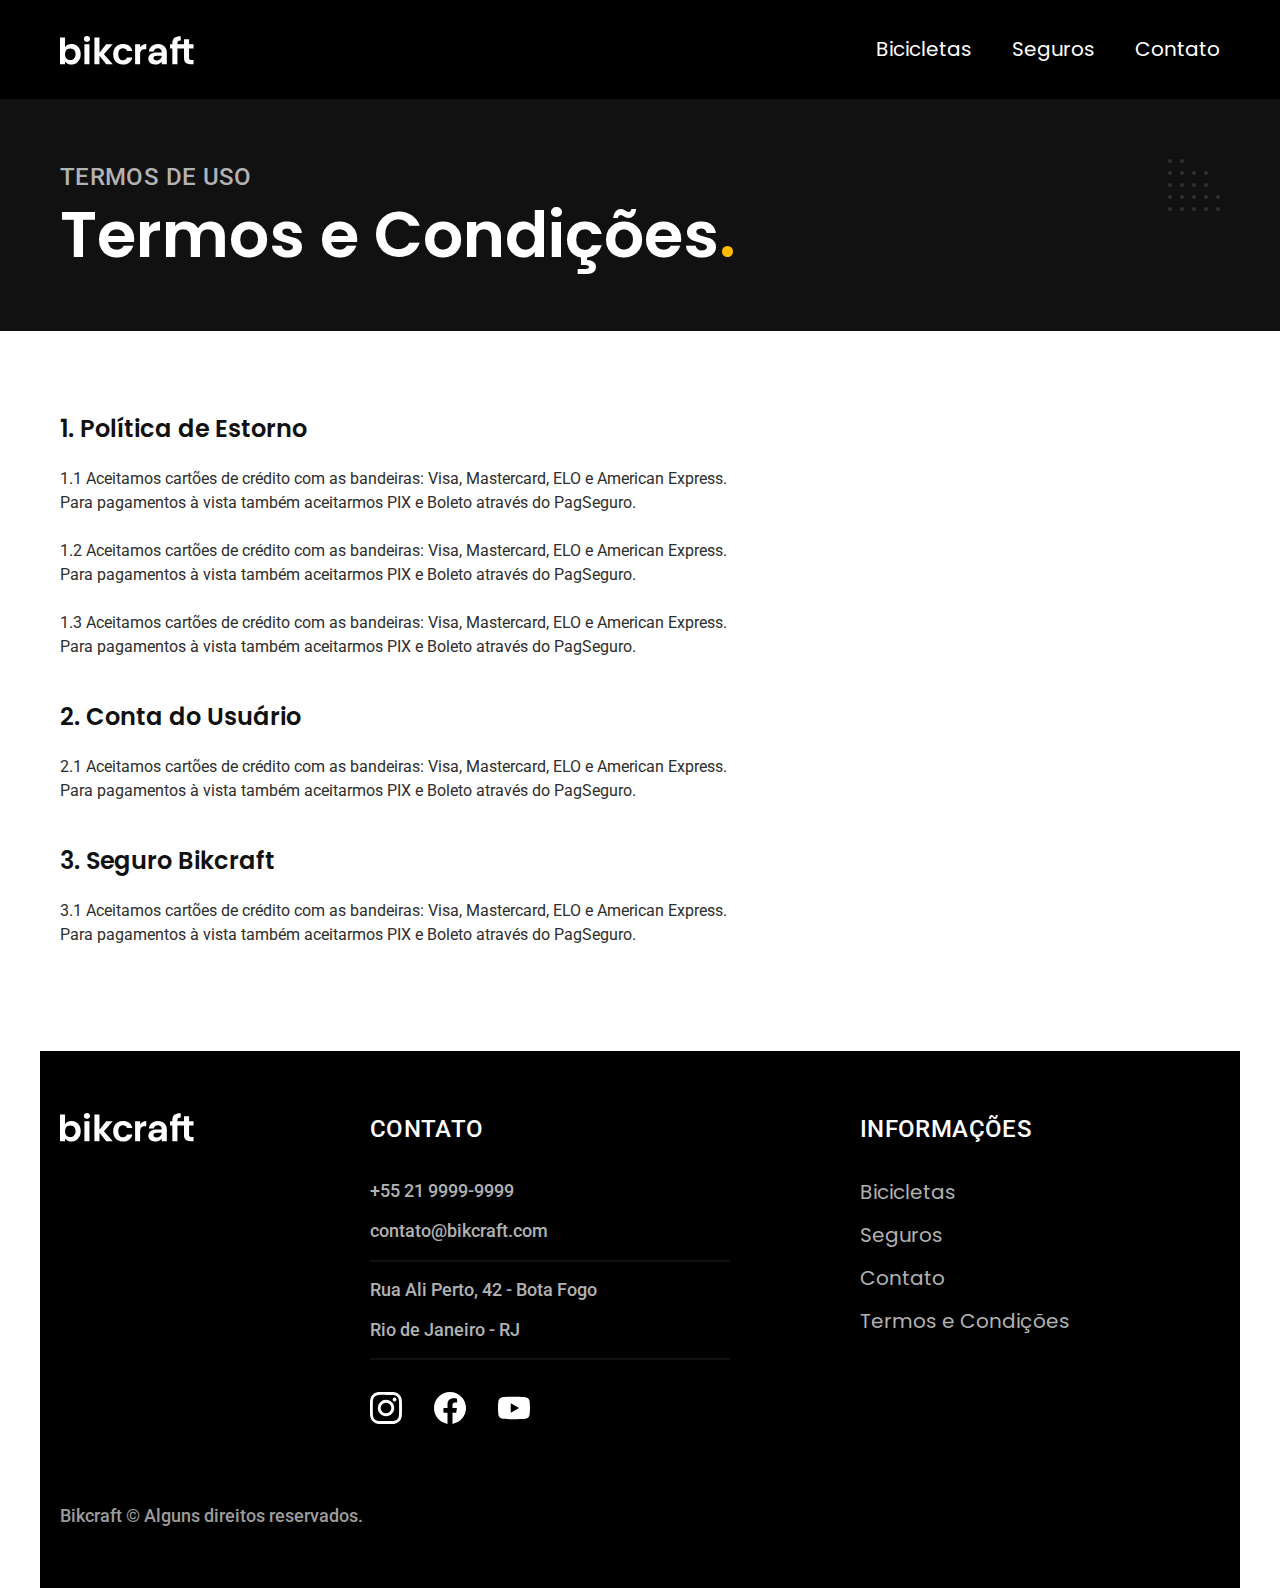
<file: termos.html>
<!DOCTYPE html>
<html lang="pt-br">
<head>
    <meta charset="UTF-8">
    <meta name="viewport" content="width=device-width, initial-scale=1.0">
    <meta name="description" content="Termos e condições">
    <title>Termos e Condições - Bikecraft</title>
    <link rel="preload" href="./css/style.min.css" as="style">
    <link rel="stylesheet" href="./css/style.min.css">

    <link rel="icon" href="./favicon.svg" type="image/svg+xml">

    <link rel="preconnect" href="https://fonts.googleapis.com">
    <link rel="preconnect" href="https://fonts.gstatic.com" crossorigin>
    <link href="https://fonts.googleapis.com/css2?family=Merriweather:ital,wght@1,900&family=Poppins:wght@400;600&family=Roboto:wght@400;500&display=swap" rel="stylesheet">

<script>document.documentElement.classList.add('js');</script>
</head>
<body id="termos">
    <header class="header-bg">
     <div class="header container">
            <a href="./"><img src="./img/bikcraft.svg" alt="Bikcraft"></a>
        <nav aria-label="primaria">
            <ul class="header-menu font-1-m cor-0">
                <li><a href="./bicicletas.html">Bicicletas</a></li>
                <li><a href="./seguros.html">Seguros</a></li>
                <li><a href="./contato.html">Contato</a></li>
            </ul>
        </nav>
     </div>
    </header>

    <main>
        <div class="titulo-bg">
            <div class="titulo container">
                <p class="font-2-l-b cor-5">Termos de Uso</p>
                <h1 class="font-1-xxl cor-0">Termos e Condições<span class="cor-p1">.</span></h1>
            </div>
        </div>

        <div class="termos font-2-s cor-10 container">
            <h2 class="font-1-l cor-11">1. Política de Estorno</h2>
            <p>1.1 Aceitamos cartões de crédito com as bandeiras: Visa, Mastercard, ELO e American Express. Para pagamentos à vista também aceitarmos PIX e Boleto através do PagSeguro.</p>
            <p>1.2 Aceitamos cartões de crédito com as bandeiras: Visa, Mastercard, ELO e American Express. Para pagamentos à vista também aceitarmos PIX e Boleto através do PagSeguro.</p>
            <p>1.3 Aceitamos cartões de crédito com as bandeiras: Visa, Mastercard, ELO e American Express. Para pagamentos à vista também aceitarmos PIX e Boleto através do PagSeguro.</p>
            <h2 class="font-1-l cor-11">2. Conta do Usuário</h2>
            <p>2.1 Aceitamos cartões de crédito com as bandeiras: Visa, Mastercard, ELO e American Express. Para pagamentos à vista também aceitarmos PIX e Boleto através do PagSeguro.</p>
            <h2 class="font-1-l cor-11">3. Seguro Bikcraft</h2>
            <p>3.1 Aceitamos cartões de crédito com as bandeiras: Visa, Mastercard, ELO e American Express. Para pagamentos à vista também aceitarmos PIX e Boleto através do PagSeguro.</p>
        </div>
    </main>
    
    <footer class="footer-bg">
        <div class="footer container">
            <img src="./img/bikcraft.svg" alt="Bikcraft">
            <div class="footer-contato">
                <h3 class="font-2-l-b cor-0">Contato</h3>
                <ul class="font-2-m cor-5">
                    <li><a href="tel:+552199999999">+55 21 9999-9999</a></li>
                    <li><a href="mailto:contato@bikcraft.com">contato@bikcraft.com</a></li>
                    <li>Rua Ali Perto, 42 - Bota Fogo</li>
                    <li>Rio de Janeiro - RJ</li>
                </ul>
                <div class="footer-redes">
                    <a href="./">
                        <img src="./img/redes/instagram.svg" alt="Instagram">
                    </a>
                    <a href="./">
                        <img src="./img/redes/facebook.svg" alt="Facebook">
                    </a>
                    <a href="./">
                        <img src="./img/redes/youtube.svg" alt="Youtube">
                    </a>

                </div>
            </div>
            <div class="footer-informacoes">
                <h3 class="font-2-l-b cor-0">Informações</h3>
                <nav>
                    <ul class="font-1-m cor-5">
                        <li><a href="./bicicletas.html">Bicicletas</a></li>
                        <li><a href="./seguros.html">Seguros</a></li>
                        <li><a href="./contato.html">Contato</a></li>
                        <li><a href="./termos.html">Termos e Condições</a></li>
                    </ul>
                </nav>
            </div>
            <p class="footer-copy font-2-m cor-6">Bikcraft © Alguns direitos reservados.</p>
        </div>

    </footer>
 <script src="./js/script.js"></script>
</body>
</html>
</file>
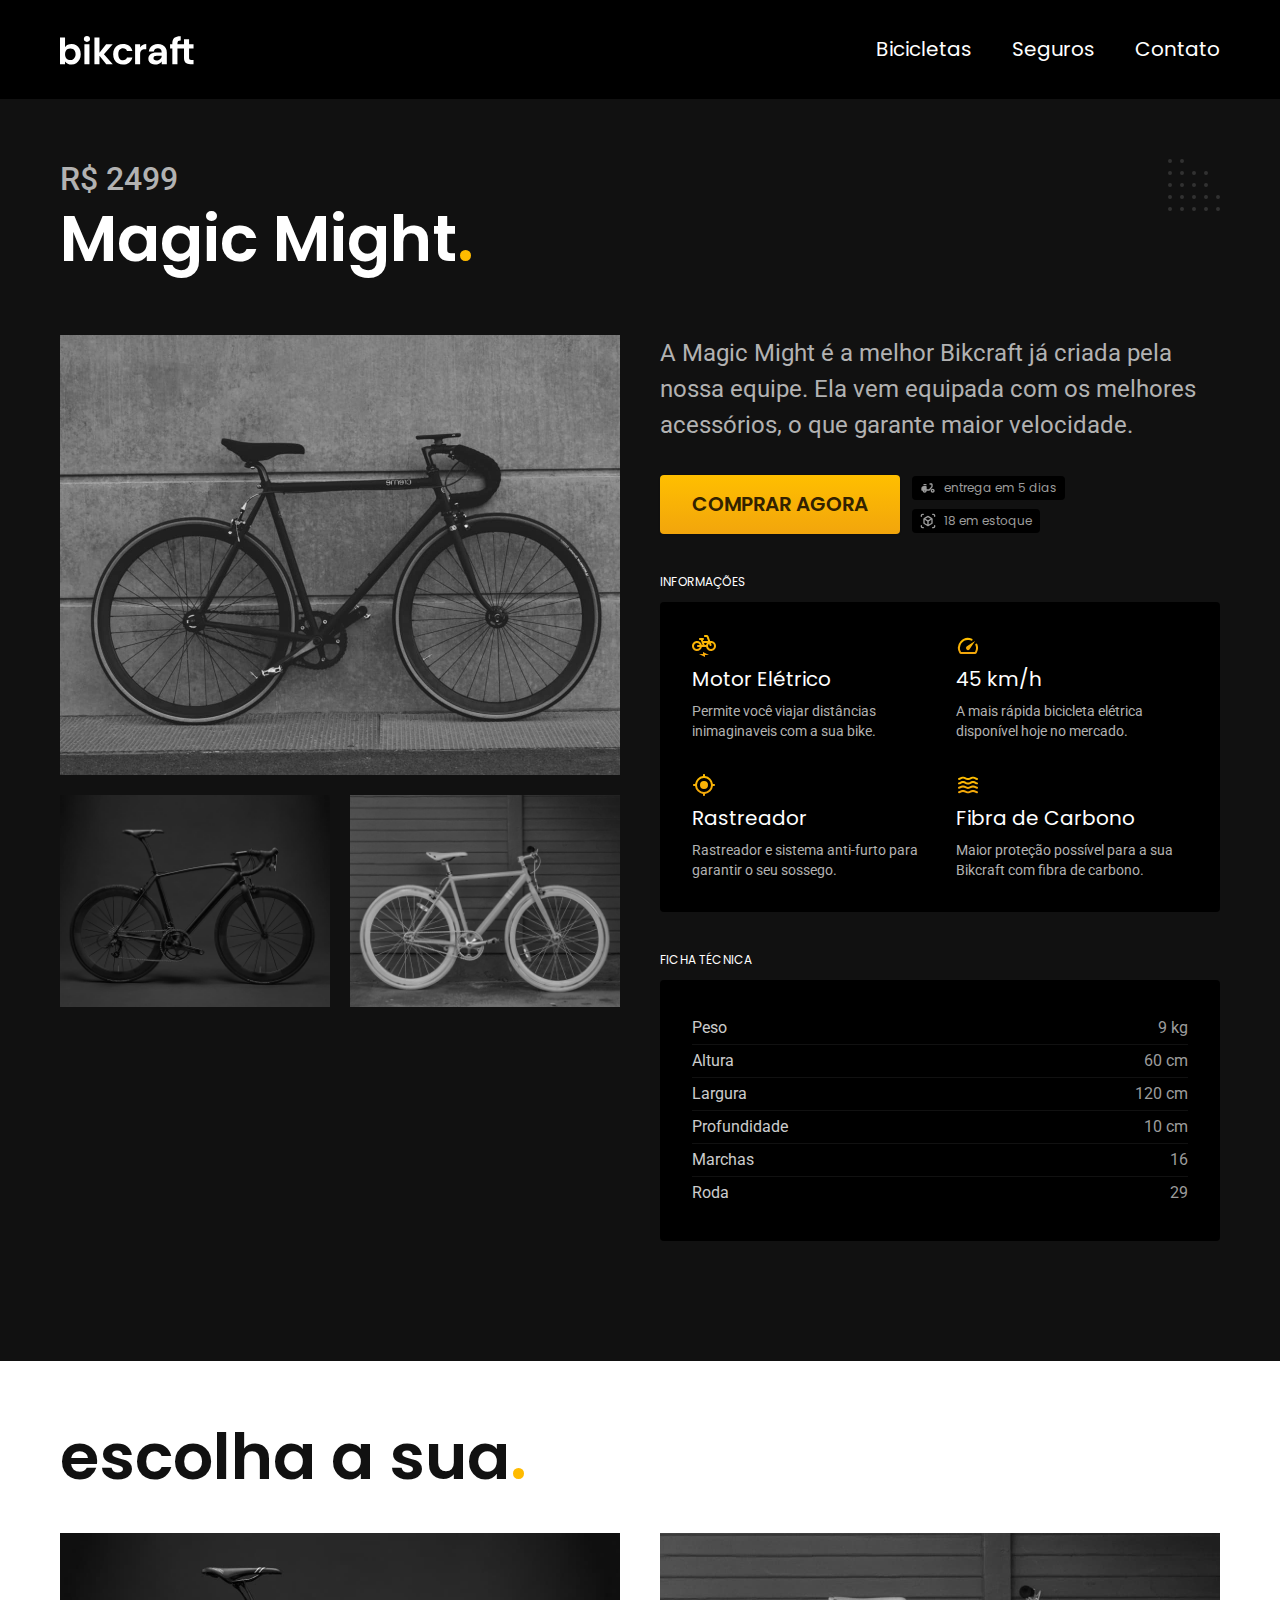
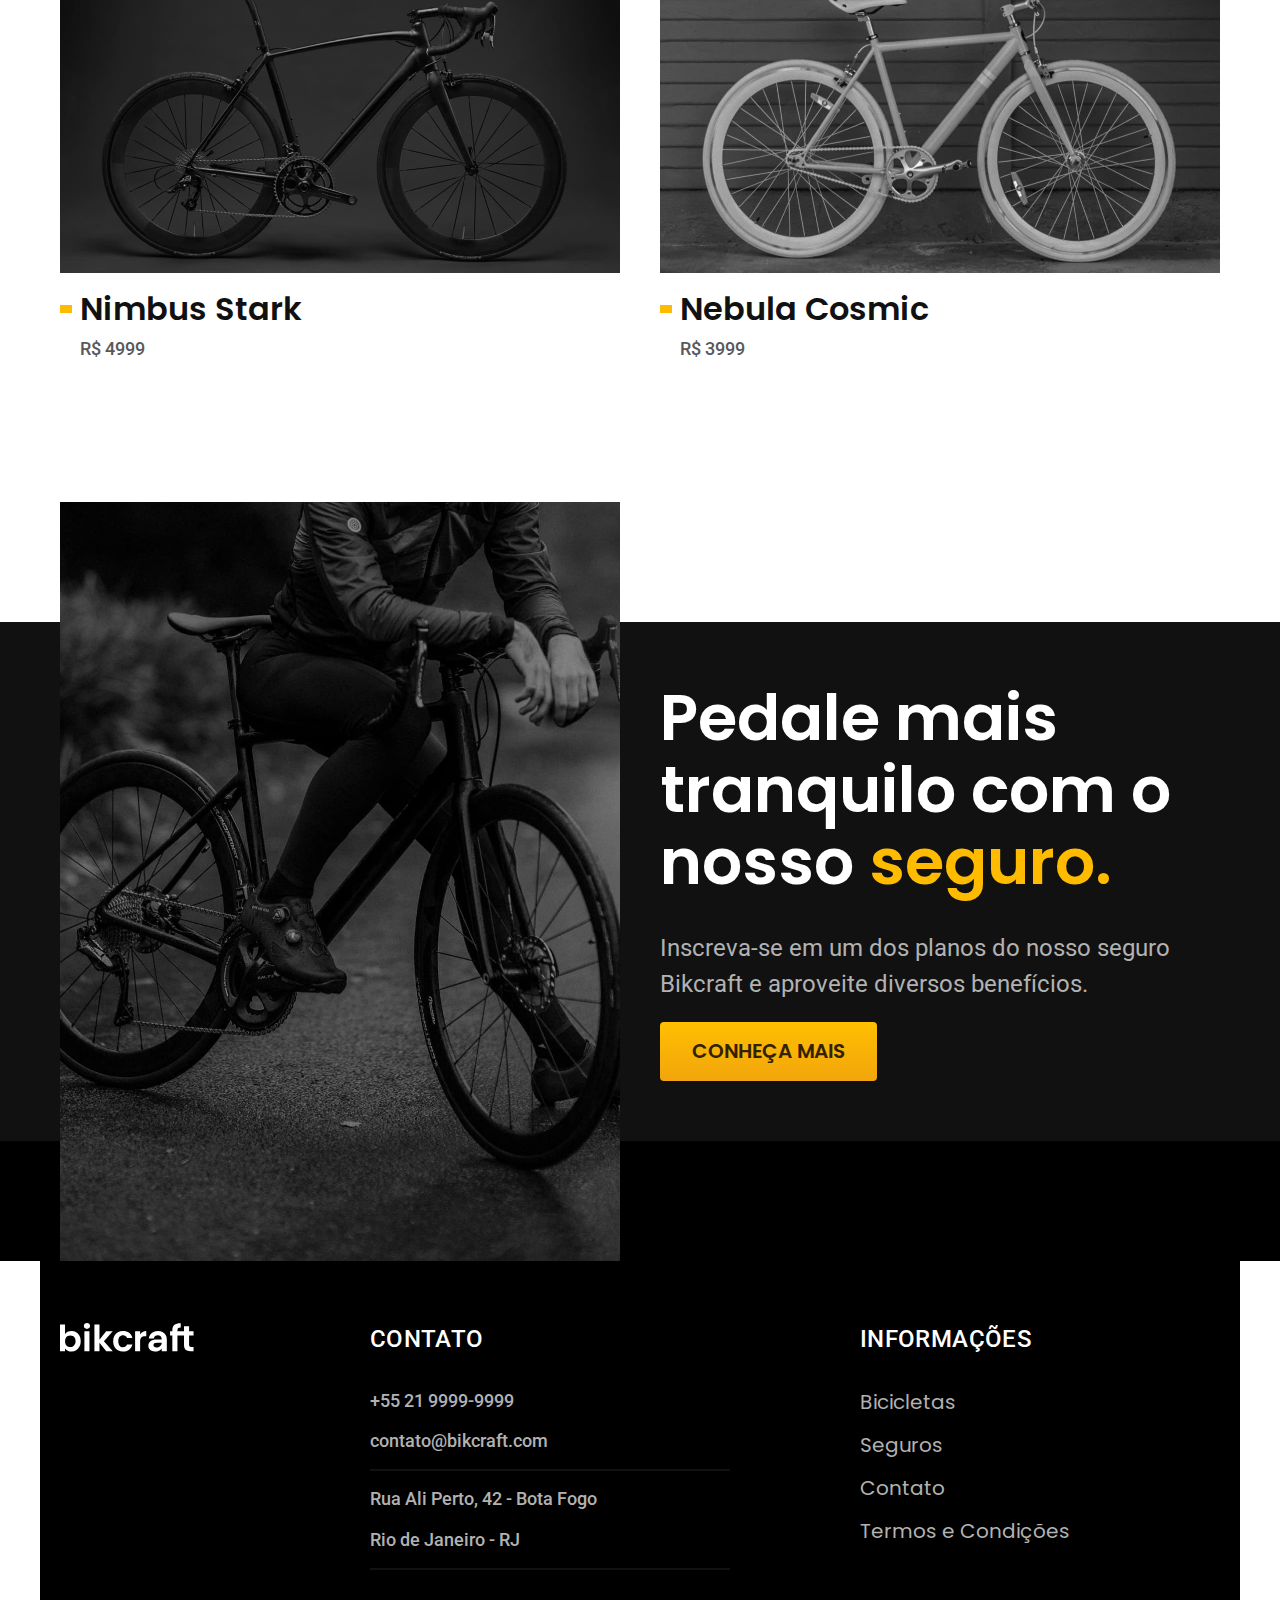
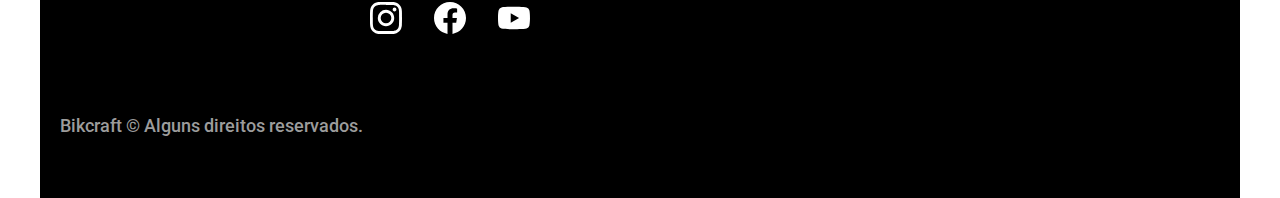
<file: bicicletas/magic.html>
<!DOCTYPE html>
<html lang="pt-br">
<head>
    <meta charset="UTF-8">
    <meta name="viewport" content="width=device-width, initial-scale=1.0">
    <meta name="description" content="Termos e condições">
    <title>Magic | Bikecraft</title>
    <link rel="stylesheet" href="../css/style.min.css">

    <link rel="icon" href="../favicon.svg" type="image/svg+xml">

    <link rel="preconnect" href="https://fonts.googleapis.com">
    <link rel="preconnect" href="https://fonts.gstatic.com" crossorigin>
    <link href="https://fonts.googleapis.com/css2?family=Merriweather:ital,wght@1,900&family=Poppins:wght@400;600&family=Roboto:wght@400;500&display=swap" rel="stylesheet">

<script>document.documentElement.classList.add('js');</script>
</head>
<body id="bicicleta">
    <header class="header-bg">
     <div class="header container">
            <a href="../"><img src="../img/bikcraft.svg" alt="Bikcraft"></a>
        <nav aria-label="primaria">
            <ul class="header-menu font-1-m cor-0">
                <li><a href="../bicicletas.html">Bicicletas</a></li>
                <li><a href="../seguros.html">Seguros</a></li>
                <li><a href="../contato.html">Contato</a></li>
            </ul>
        </nav>
     </div>
    </header>

    <main class="titulo-bg">
        <div>
            <div class="titulo container">
                <p class="font-2-xl cor-5">R$ 2499</p>
                <h1 class="font-1-xxl cor-0">Magic Might<span class="cor-p1">.</span></h1>
            </div>
        </div>

        <div class="bicicleta container">
            <div class="bicicleta-imagens">
                <img src="../img/bicicleta/nimbus2.jpg" alt="Bicicleta 1">
                <img src="../img/bicicleta/nimbus1.jpg" alt="Bicicleta 2">
                <img src="../img/bicicleta/nimbus3.jpg" alt="Bicicleta 3">
            </div>
            <div class="bicicleta-conteudo">
                <p class="font-2-l cor-5">A Magic Might é a melhor Bikcraft já criada pela nossa equipe. Ela vem equipada com os melhores acessórios, o que garante maior velocidade.</p>
                <div class="bicicleta-comprar">
                    <a class="botao" href="../orcamento.html?tipo=bikcraft&produto=magic">Comprar agora</a>
                    <span class="font-1-xs cor-6"><img src="../img/icones/entrega.svg" alt="">entrega em 5 dias</span>
                    <span class="font-1-xs cor-6"><img src="../img/icones/estoque.svg" alt="">18 em estoque</span>
                </div>
            <h2 class="font-1-xs cor-0">Informações</h2>
            <ul class="bicicleta-informacoes">
                <li>
                    <img src="../img/icones/eletrica.svg" alt="">
                    <h3 class="font-1-m cor-0">Motor Elétrico</h3>
                    <p class="font-2-xs cor-5">Permite você viajar distâncias inimaginaveis com a sua bike.</p>
                </li>
                <li>
                    <img src="../img/icones/velocidade.svg" alt="">
                    <h3 class="font-1-m cor-0">45 km/h</h3>
                    <p class="font-2-xs cor-5">A mais rápida bicicleta elétrica disponível hoje no mercado.</p>
                </li>
                <li>
                    <img src="../img/icones/rastreador.svg" alt="">
                    <h3 class="font-1-m cor-0">Rastreador</h3>
                    <p class="font-2-xs cor-5">Rastreador e sistema anti-furto para garantir o seu sossego.</p>
                </li>
                <li>
                    <img src="../img/icones/carbono.svg" alt="">
                    <h3 class="font-1-m cor-0">Fibra de Carbono</h3>
                    <p class="font-2-xs cor-5">Maior proteção possível para a sua Bikcraft com fibra de carbono.</p>
                </li>
            </ul>
            <h2 class="font-1-xs cor-0">Ficha Técnica</h2>
            <ul class="bicicleta-ficha font-2-s cor-4">
                <li>Peso<span>9 kg</span></li>
                <li>Altura<span>60 cm</span></li>
                <li>Largura<span>120 cm</span></li>
                <li>Profundidade<span>10 cm</span></li>
                <li>Marchas<span>16</span></li>
                <li>Roda<span>29</span></li>
            </ul>
        </div>
        </div>
    </main>

    
    <article class="bicicletas-lista container">
        
        <h2 class="font-1-xxl">escolha a sua<span class="cor-p1">.</span></h2>
    
        <ul>
            <li>
               <a href="./nimbus.html">
                <img src="../img/bicicletas/nimbus.jpg" alt="Bicicleta preta">
                <h3 class="font-1-xl">Nimbus Stark</h3>
                <span class="font-2-m cor-8">R$ 4999</span>
               </a>
            </li>
    
             <li>
                <a href="./nebula.html">
                 <img src="../img/bicicletas/nebula.jpg" alt="Bicicleta preta">
                 <h3 class="font-1-xl">Nebula Cosmic</h3>
                 <span class="font-2-m cor-8">R$ 3999</span>
                </a>
             </li>
        </ul>
        </article>  
    



    <article class="seguro-bg">
        <div class="seguro container">
            <div class="seguro-imagem">
                <img src="../img/fotos/seguros.jpg" alt="Pessoa parada em cima de uma bicicleta">
            </div>
            <div class="seguro-conteudo">
                <h2 class="font-1-xxl cor-0">Pedale mais tranquilo com o nosso <span class="cor-p1">seguro.</span></h2>
                <p class="font-2-l cor-5">Inscreva-se em um dos planos do nosso seguro Bikcraft e aproveite diversos benefícios.</p>
                <a class="botao" href="../seguros.html">Conheça mais</a>
            </div>
        </div>
    </article>

    <footer class="footer-bg">
        <div class="footer container">
            <img src="../img/bikcraft.svg" alt="Bikcraft">
            <div class="footer-contato">
                <h3 class="font-2-l-b cor-0">Contato</h3>
                <ul class="font-2-m cor-5">
                    <li><a href="tel:+552199999999">+55 21 9999-9999</a></li>
                    <li><a href="mailto:contato@bikcraft.com">contato@bikcraft.com</a></li>
                    <li>Rua Ali Perto, 42 - Bota Fogo</li>
                    <li>Rio de Janeiro - RJ</li>
                </ul>
                <div class="footer-redes">
                    <a href="./">
                        <img src="../img/redes/instagram.svg" alt="Instagram">
                    </a>
                    <a href="./">
                        <img src="../img/redes/facebook.svg" alt="Facebook">
                    </a>
                    <a href="./">
                        <img src="../img/redes/youtube.svg" alt="Youtube">
                    </a>

                </div>
            </div>
            <div class="footer-informacoes">
                <h3 class="font-2-l-b cor-0">Informações</h3>
                <nav>
                    <ul class="font-1-m cor-5">
                        <li><a href="../bicicletas.html">Bicicletas</a></li>
                        <li><a href="../seguros.html">Seguros</a></li>
                        <li><a href="../contato.html">Contato</a></li>
                        <li><a href="../termos.html">Termos e Condições</a></li>
                    </ul>
                </nav>
            </div>
            <p class="footer-copy font-2-m cor-6">Bikcraft © Alguns direitos reservados.</p>
        </div>

    </footer>
 <script src="../js/script.js"></script>
</body>
</html>
</file>
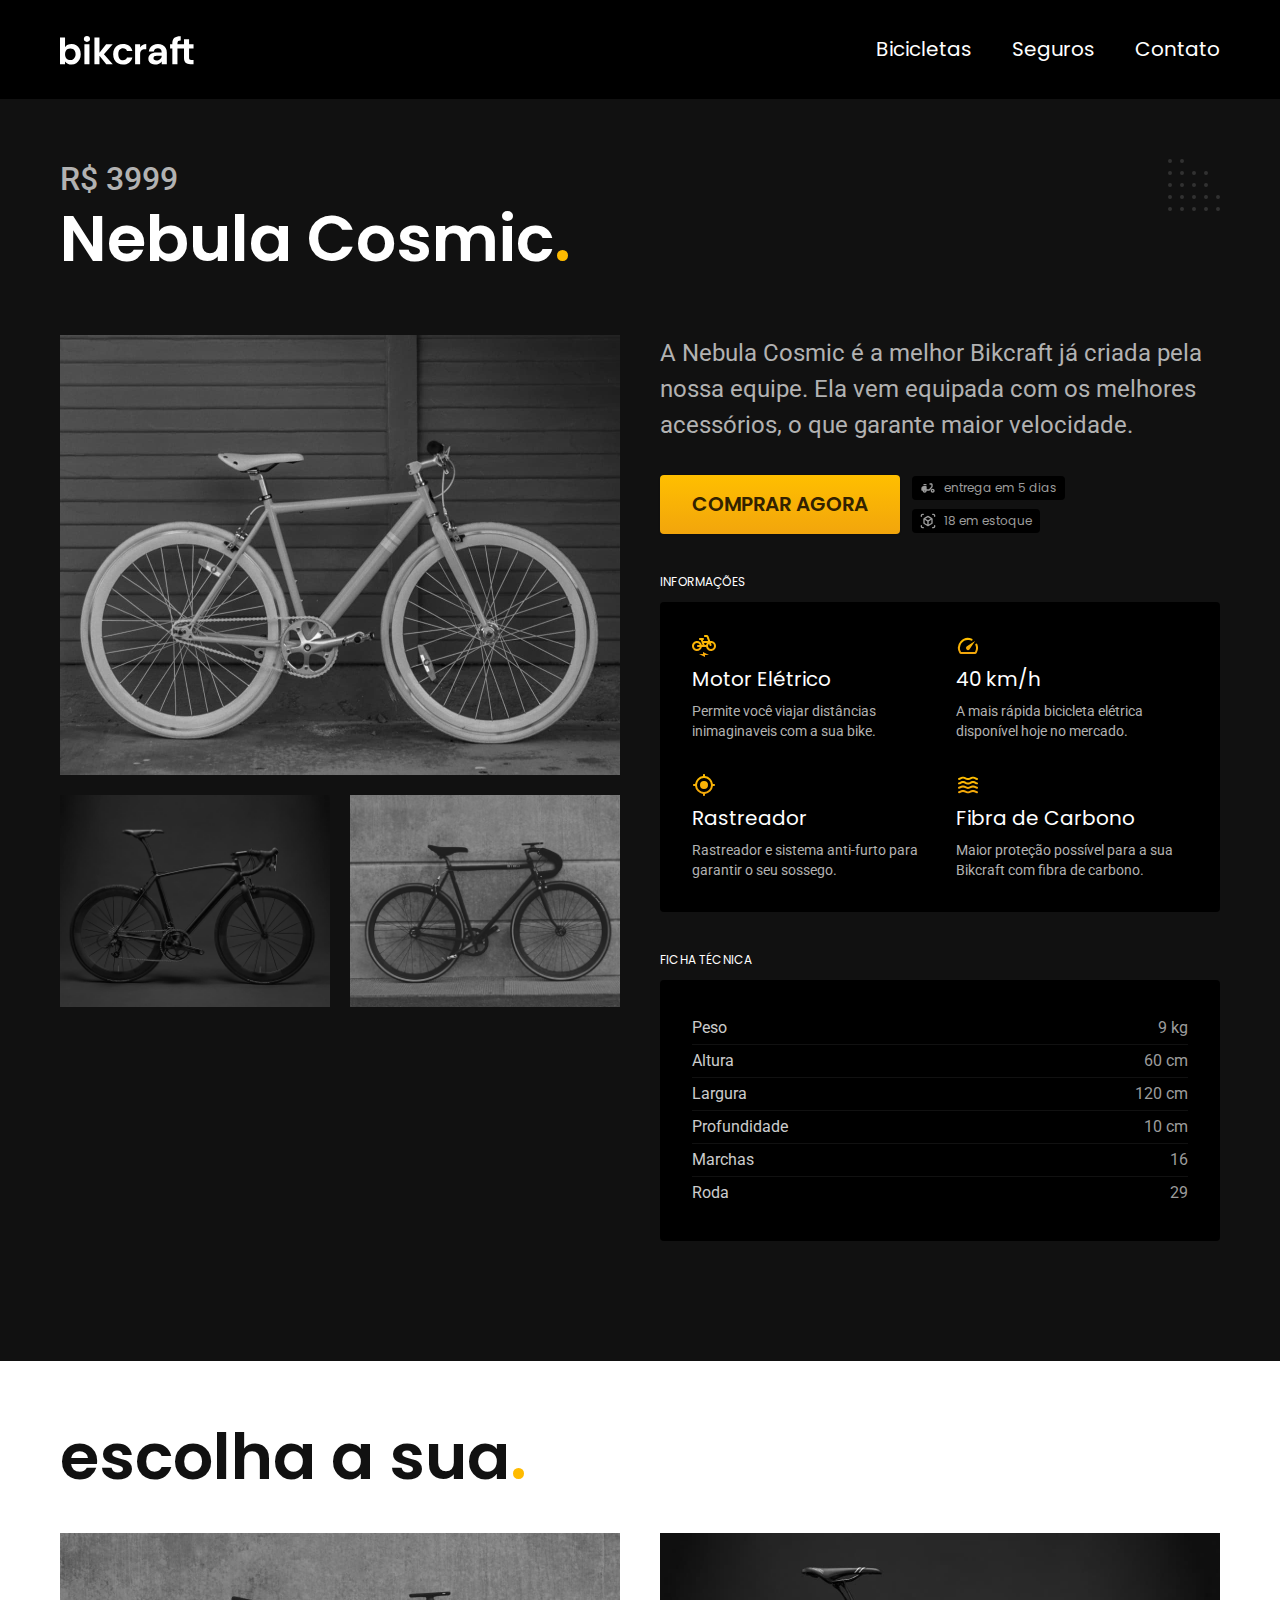
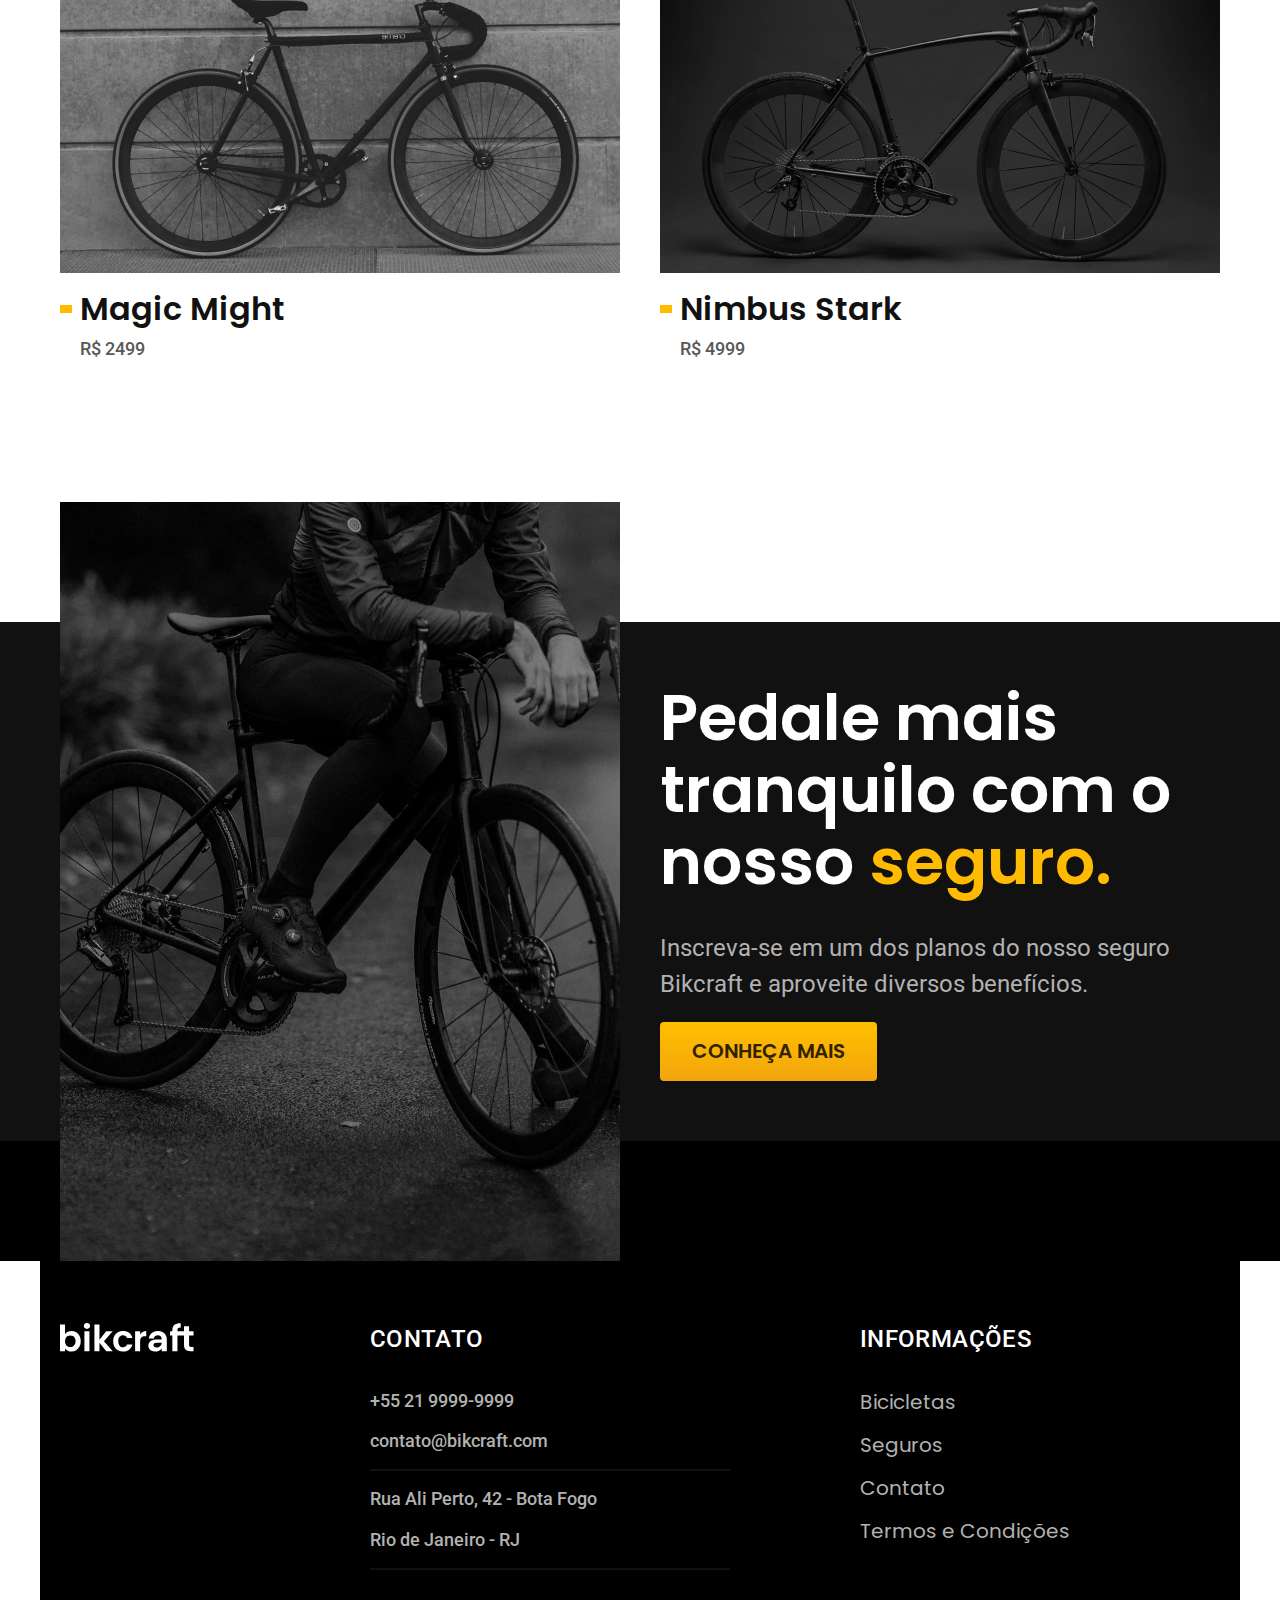
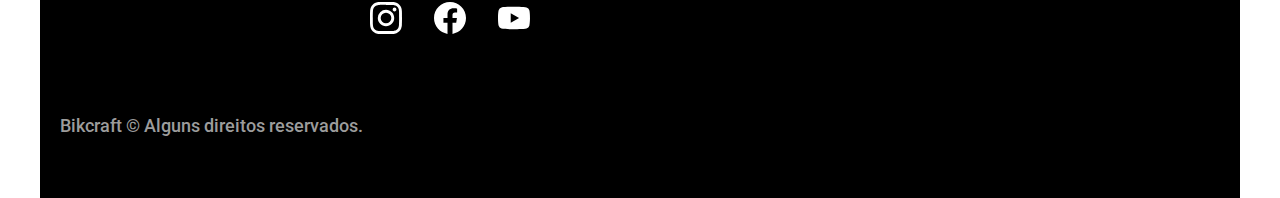
<file: bicicletas/nebula.html>
<!DOCTYPE html>
<html lang="pt-br">
<head>
    <meta charset="UTF-8">
    <meta name="viewport" content="width=device-width, initial-scale=1.0">
    <meta name="description" content="Termos e condições">
    <title>Nebula | Bikecraft</title>
    <link rel="stylesheet" href="../css/style.min.css">

    <link rel="icon" href="../favicon.svg" type="image/svg+xml">

    <link rel="preconnect" href="https://fonts.googleapis.com">
    <link rel="preconnect" href="https://fonts.gstatic.com" crossorigin>
    <link href="https://fonts.googleapis.com/css2?family=Merriweather:ital,wght@1,900&family=Poppins:wght@400;600&family=Roboto:wght@400;500&display=swap" rel="stylesheet">

<script>document.documentElement.classList.add('js');</script>
</head>
<body id="bicicleta">
    <header class="header-bg">
     <div class="header container">
            <a href="../"><img src="../img/bikcraft.svg" alt="Bikcraft"></a>
        <nav aria-label="primaria">
            <ul class="header-menu font-1-m cor-0">
                <li><a href="../bicicletas.html">Bicicletas</a></li>
                <li><a href="../seguros.html">Seguros</a></li>
                <li><a href="../contato.html">Contato</a></li>
            </ul>
        </nav>
     </div>
    </header>

    <main class="titulo-bg">
        <div>
            <div class="titulo container">
                <p class="font-2-xl cor-5">R$ 3999</p>
                <h1 class="font-1-xxl cor-0">Nebula Cosmic<span class="cor-p1">.</span></h1>
            </div>
        </div>

        <div class="bicicleta container">
            <div class="bicicleta-imagens">
                <img src="../img/bicicleta/nimbus3.jpg" alt="Bicicleta 1">
                <img src="../img/bicicleta/nimbus1.jpg" alt="Bicicleta 2">
                <img src="../img/bicicleta/nimbus2.jpg" alt="Bicicleta 3">
            </div>
            <div class="bicicleta-conteudo">
                <p class="font-2-l cor-5">A Nebula Cosmic é a melhor Bikcraft já criada pela nossa equipe. Ela vem equipada com os melhores acessórios, o que garante maior velocidade.</p>
                <div class="bicicleta-comprar">
                    <a class="botao" href="../orcamento.html?tipo=bikcraft&produto=nebula">Comprar agora</a>
                    <span class="font-1-xs cor-6"><img src="../img/icones/entrega.svg" alt="">entrega em 5 dias</span>
                    <span class="font-1-xs cor-6"><img src="../img/icones/estoque.svg" alt="">18 em estoque</span>
                </div>
            <h2 class="font-1-xs cor-0">Informações</h2>
            <ul class="bicicleta-informacoes">
                <li>
                    <img src="../img/icones/eletrica.svg" alt="">
                    <h3 class="font-1-m cor-0">Motor Elétrico</h3>
                    <p class="font-2-xs cor-5">Permite você viajar distâncias inimaginaveis com a sua bike.</p>
                </li>
                <li>
                    <img src="../img/icones/velocidade.svg" alt="">
                    <h3 class="font-1-m cor-0">40 km/h</h3>
                    <p class="font-2-xs cor-5">A mais rápida bicicleta elétrica disponível hoje no mercado.</p>
                </li>
                <li>
                    <img src="../img/icones/rastreador.svg" alt="">
                    <h3 class="font-1-m cor-0">Rastreador</h3>
                    <p class="font-2-xs cor-5">Rastreador e sistema anti-furto para garantir o seu sossego.</p>
                </li>
                <li>
                    <img src="../img/icones/carbono.svg" alt="">
                    <h3 class="font-1-m cor-0">Fibra de Carbono</h3>
                    <p class="font-2-xs cor-5">Maior proteção possível para a sua Bikcraft com fibra de carbono.</p>
                </li>
            </ul>
            <h2 class="font-1-xs cor-0">Ficha Técnica</h2>
            <ul class="bicicleta-ficha font-2-s cor-4">
                <li>Peso<span>9 kg</span></li>
                <li>Altura<span>60 cm</span></li>
                <li>Largura<span>120 cm</span></li>
                <li>Profundidade<span>10 cm</span></li>
                <li>Marchas<span>16</span></li>
                <li>Roda<span>29</span></li>
            </ul>
        </div>
        </div>
    </main>

    
    <article class="bicicletas-lista container">
        
        <h2 class="font-1-xxl">escolha a sua<span class="cor-p1">.</span></h2>
    
        <ul>
            <li>
               <a href="./magic.html">
                <img src="../img/bicicletas/magic.jpg" alt="Bicicleta preta">
                <h3 class="font-1-xl">Magic Might</h3>
                <span class="font-2-m cor-8">R$ 2499</span>
               </a>
            </li>
    
             <li>
                <a href="./nimbus.html">
                 <img src="../img/bicicletas/nimbus.jpg" alt="Bicicleta preta">
                 <h3 class="font-1-xl">Nimbus Stark</h3>
                 <span class="font-2-m cor-8">R$ 4999</span>
                </a>
             </li>
        </ul>
        </article>  
    



    <article class="seguro-bg">
        <div class="seguro container">
            <div class="seguro-imagem">
                <img src="../img/fotos/seguros.jpg" alt="Pessoa parada em cima de uma bicicleta">
            </div>
            <div class="seguro-conteudo">
                <h2 class="font-1-xxl cor-0">Pedale mais tranquilo com o nosso <span class="cor-p1">seguro.</span></h2>
                <p class="font-2-l cor-5">Inscreva-se em um dos planos do nosso seguro Bikcraft e aproveite diversos benefícios.</p>
                <a class="botao" href="../seguros.html">Conheça mais</a>
            </div>
        </div>
    </article>

    <footer class="footer-bg">
        <div class="footer container">
            <img src="../img/bikcraft.svg" alt="Bikcraft">
            <div class="footer-contato">
                <h3 class="font-2-l-b cor-0">Contato</h3>
                <ul class="font-2-m cor-5">
                    <li><a href="tel:+552199999999">+55 21 9999-9999</a></li>
                    <li><a href="mailto:contato@bikcraft.com">contato@bikcraft.com</a></li>
                    <li>Rua Ali Perto, 42 - Bota Fogo</li>
                    <li>Rio de Janeiro - RJ</li>
                </ul>
                <div class="footer-redes">
                    <a href="./">
                        <img src="../img/redes/instagram.svg" alt="Instagram">
                    </a>
                    <a href="./">
                        <img src="../img/redes/facebook.svg" alt="Facebook">
                    </a>
                    <a href="./">
                        <img src="../img/redes/youtube.svg" alt="Youtube">
                    </a>

                </div>
            </div>
            <div class="footer-informacoes">
                <h3 class="font-2-l-b cor-0">Informações</h3>
                <nav>
                    <ul class="font-1-m cor-5">
                        <li><a href="../bicicletas.html">Bicicletas</a></li>
                        <li><a href="../seguros.html">Seguros</a></li>
                        <li><a href="../contato.html">Contato</a></li>
                        <li><a href="../termos.html">Termos e Condições</a></li>
                    </ul>
                </nav>
            </div>
            <p class="footer-copy font-2-m cor-6">Bikcraft © Alguns direitos reservados.</p>
        </div>

    </footer>
 <script src="../js/script.js"></script>
</body>
</html>
</file>
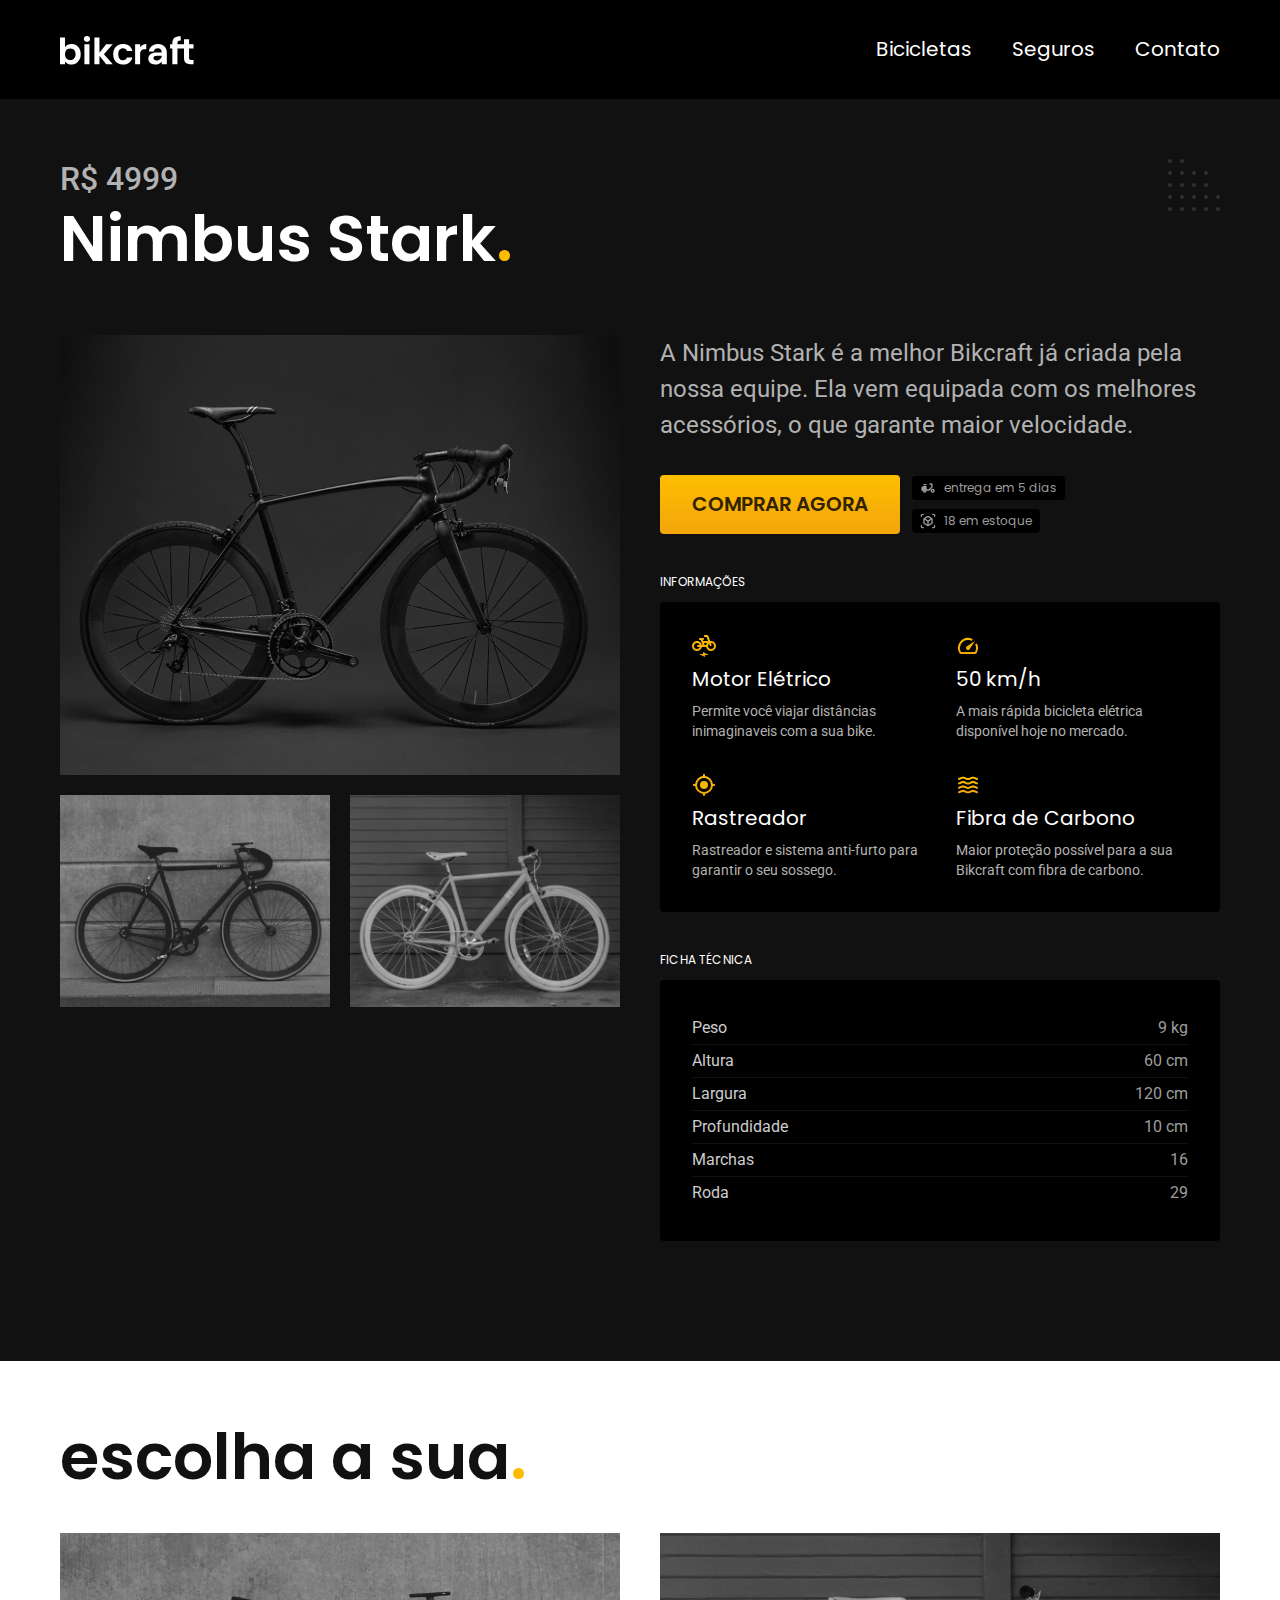
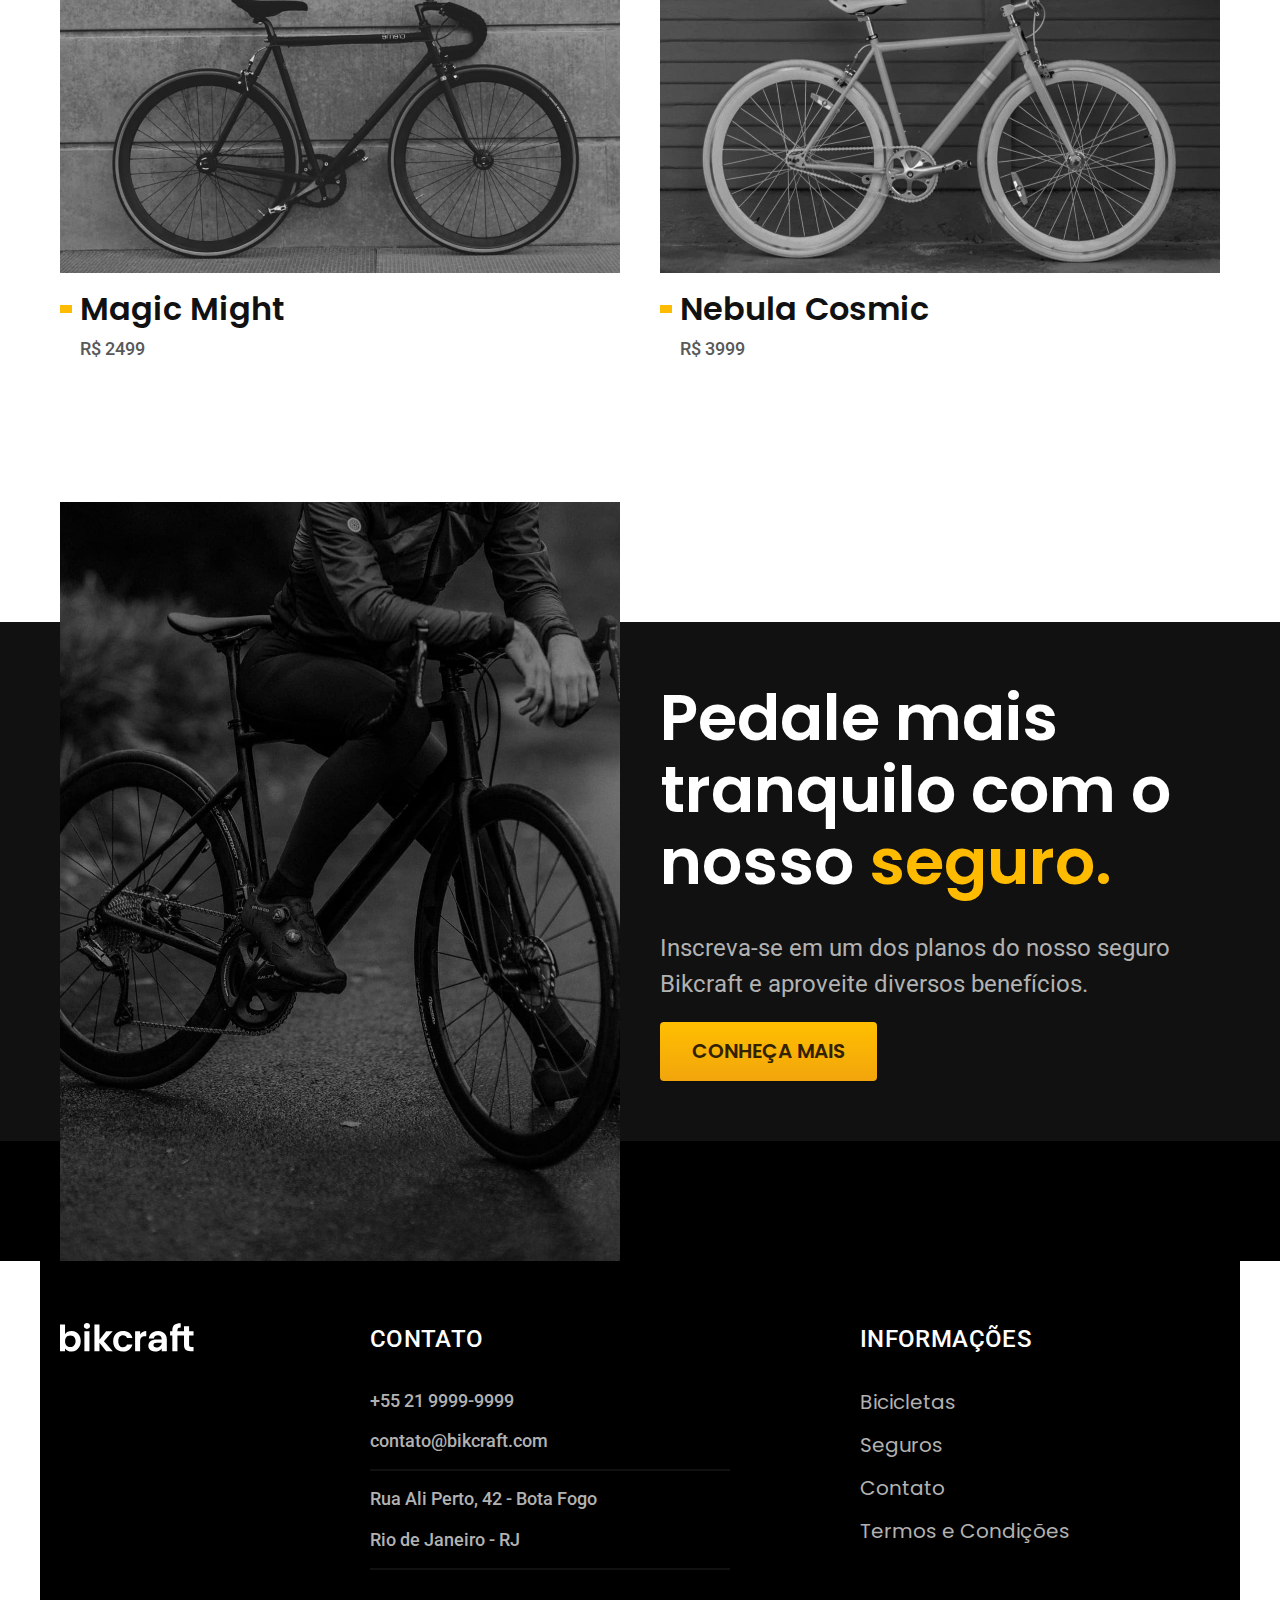
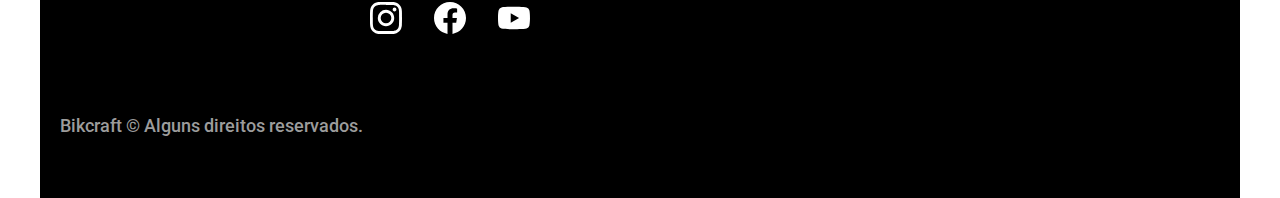
<file: bicicletas/nimbus.html>
<!DOCTYPE html>
<html lang="pt-br">
<head>
    <meta charset="UTF-8">
    <meta name="viewport" content="width=device-width, initial-scale=1.0">
    <meta name="description" content="Termos e condições">
    <title>Nimbus | Bikecraft</title>
    <link rel="stylesheet" href="../css/style.min.css">

    <link rel="icon" href="../favicon.svg" type="image/svg+xml">

    <link rel="preconnect" href="https://fonts.googleapis.com">
    <link rel="preconnect" href="https://fonts.gstatic.com" crossorigin>
    <link href="https://fonts.googleapis.com/css2?family=Merriweather:ital,wght@1,900&family=Poppins:wght@400;600&family=Roboto:wght@400;500&display=swap" rel="stylesheet">

<script>document.documentElement.classList.add('js');</script>
</head>
<body id="bicicleta">
    <header class="header-bg">
     <div class="header container">
            <a href="../"><img src="../img/bikcraft.svg" alt="Bikcraft"></a>
        <nav aria-label="primaria">
            <ul class="header-menu font-1-m cor-0">
                <li><a href="../bicicletas.html">Bicicletas</a></li>
                <li><a href="../seguros.html">Seguros</a></li>
                <li><a href="../contato.html">Contato</a></li>
            </ul>
        </nav>
     </div>
    </header>

    <main class="titulo-bg">
        <div>
            <div class="titulo container">
                <p class="font-2-xl cor-5">R$ 4999</p>
                <h1 class="font-1-xxl cor-0">Nimbus Stark<span class="cor-p1">.</span></h1>
            </div>
        </div>

        <div class="bicicleta container">
            <div class="bicicleta-imagens">
                <img src="../img/bicicleta/nimbus1.jpg" alt="Bicicleta 1">
                <img src="../img/bicicleta/nimbus2.jpg" alt="Bicicleta 2">
                <img src="../img/bicicleta/nimbus3.jpg" alt="Bicicleta 3">
            </div>
            <div class="bicicleta-conteudo">
                <p class="font-2-l cor-5">A Nimbus Stark é a melhor Bikcraft já criada pela nossa equipe. Ela vem equipada com os melhores acessórios, o que garante maior velocidade.</p>
                <div class="bicicleta-comprar">
                    <a class="botao" href="../orcamento.html?tipo=bikcraft&produto=nimbus">Comprar agora</a>
                    <span class="font-1-xs cor-6"><img src="../img/icones/entrega.svg" alt="">entrega em 5 dias</span>
                    <span class="font-1-xs cor-6"><img src="../img/icones/estoque.svg" alt="">18 em estoque</span>
                </div>
            <h2 class="font-1-xs cor-0">Informações</h2>
            <ul class="bicicleta-informacoes">
                <li>
                    <img src="../img/icones/eletrica.svg" alt="">
                    <h3 class="font-1-m cor-0">Motor Elétrico</h3>
                    <p class="font-2-xs cor-5">Permite você viajar distâncias inimaginaveis com a sua bike.</p>
                </li>
                <li>
                    <img src="../img/icones/velocidade.svg" alt="">
                    <h3 class="font-1-m cor-0">50 km/h</h3>
                    <p class="font-2-xs cor-5">A mais rápida bicicleta elétrica disponível hoje no mercado.</p>
                </li>
                <li>
                    <img src="../img/icones/rastreador.svg" alt="">
                    <h3 class="font-1-m cor-0">Rastreador</h3>
                    <p class="font-2-xs cor-5">Rastreador e sistema anti-furto para garantir o seu sossego.</p>
                </li>
                <li>
                    <img src="../img/icones/carbono.svg" alt="">
                    <h3 class="font-1-m cor-0">Fibra de Carbono</h3>
                    <p class="font-2-xs cor-5">Maior proteção possível para a sua Bikcraft com fibra de carbono.</p>
                </li>
            </ul>
            <h2 class="font-1-xs cor-0">Ficha Técnica</h2>
            <ul class="bicicleta-ficha font-2-s cor-4">
                <li>Peso<span>9 kg</span></li>
                <li>Altura<span>60 cm</span></li>
                <li>Largura<span>120 cm</span></li>
                <li>Profundidade<span>10 cm</span></li>
                <li>Marchas<span>16</span></li>
                <li>Roda<span>29</span></li>
            </ul>
        </div>
        </div>
    </main>

    
    <article class="bicicletas-lista container">
        
        <h2 class="font-1-xxl">escolha a sua<span class="cor-p1">.</span></h2>
    
        <ul>
            <li>
               <a href="./magic.html">
                <img src="../img/bicicletas/magic.jpg" alt="Bicicleta preta">
                <h3 class="font-1-xl">Magic Might</h3>
                <span class="font-2-m cor-8">R$ 2499</span>
               </a>
            </li>
    
             <li>
                <a href="./nebula.html">
                 <img src="../img/bicicletas/nebula.jpg" alt="Bicicleta preta">
                 <h3 class="font-1-xl">Nebula Cosmic</h3>
                 <span class="font-2-m cor-8">R$ 3999</span>
                </a>
             </li>
        </ul>
        </article>  
    



    <article class="seguro-bg">
        <div class="seguro container">
            <div class="seguro-imagem">
                <img src="../img/fotos/seguros.jpg" alt="Pessoa parada em cima de uma bicicleta">
            </div>
            <div class="seguro-conteudo">
                <h2 class="font-1-xxl cor-0">Pedale mais tranquilo com o nosso <span class="cor-p1">seguro.</span></h2>
                <p class="font-2-l cor-5">Inscreva-se em um dos planos do nosso seguro Bikcraft e aproveite diversos benefícios.</p>
                <a class="botao" href="../seguros.html">Conheça mais</a>
            </div>
        </div>
    </article>

    <footer class="footer-bg">
        <div class="footer container">
            <img src="../img/bikcraft.svg" alt="Bikcraft">
            <div class="footer-contato">
                <h3 class="font-2-l-b cor-0">Contato</h3>
                <ul class="font-2-m cor-5">
                    <li><a href="tel:+552199999999">+55 21 9999-9999</a></li>
                    <li><a href="mailto:contato@bikcraft.com">contato@bikcraft.com</a></li>
                    <li>Rua Ali Perto, 42 - Bota Fogo</li>
                    <li>Rio de Janeiro - RJ</li>
                </ul>
                <div class="footer-redes">
                    <a href="./">
                        <img src="../img/redes/instagram.svg" alt="Instagram">
                    </a>
                    <a href="./">
                        <img src="../img/redes/facebook.svg" alt="Facebook">
                    </a>
                    <a href="./">
                        <img src="../img/redes/youtube.svg" alt="Youtube">
                    </a>

                </div>
            </div>
            <div class="footer-informacoes">
                <h3 class="font-2-l-b cor-0">Informações</h3>
                <nav>
                    <ul class="font-1-m cor-5">
                        <li><a href="../bicicletas.html">Bicicletas</a></li>
                        <li><a href="../seguros.html">Seguros</a></li>
                        <li><a href="../contato.html">Contato</a></li>
                        <li><a href="../termos.html">Termos e Condições</a></li>
                    </ul>
                </nav>
            </div>
            <p class="footer-copy font-2-m cor-6">Bikcraft © Alguns direitos reservados.</p>
        </div>

    </footer>
 <script src="../js/script.js"></script>
</body>
</html>
</file>
<file: css/style.min.css>
body{margin:0;font-family:Arial,Helvetica,sans-serif;color:#111}blockquote,dd,h1,h2,h3,h4,p,ul{margin:0}ul{padding:0;list-style:none}a{text-decoration:none;color:inherit}img{max-width:100%;height:auto;display:block}img [src$=".jpg"]{border-radius:4px}.header-bg{background-color:var(--cor-12)}.header{display:flex;flex-wrap:wrap;gap:20px;justify-content:space-between;align-items:center;padding-top:20px;padding-bottom:20px}.header-menu{display:flex;flex-wrap:wrap;gap:40px}.header-menu a{display:inline-block;padding:16px 0;position:relative}.header-menu a:after{content:"";display:block;height:2px;width:0;background:var(--cor-0);margin-top:4px;transition:.3s;position:absolute}.header-menu a.ativo::after,.header-menu a:hover:after{width:100%}@media (max-width:800px){.header-menu{gap:20px}.header-menu a{background:var(--cor-11);padding:12px 16px;border-radius:4px}.header-menu a:hover{background-color:var(--cor-10)}.header a:after{display:none}}@media (max-width:600px){.header-menu{gap:12px}.header-menu a{background:var(--cor-11);padding:8px 12px;font-size:14px}}.footer{background-color:var(--cor-12)}.footer{display:grid;grid-template-columns:3fr 5fr 4fr;gap:40px;padding-top:60px;padding-bottom:60px}.footer h3{margin-bottom:32px}.footer-contato ul{margin-bottom:32px}.footer-contato li:nth-child(2n)::after{content:"";display:block;max-width:360px;height:2px;background:var(--cor-11);margin-top:16px}.footer li{margin-bottom:16px}.footer-redes{display:flex;gap:32px}.footer a:hover{color:var(--cor-0)}.footer-copy{grid-column:1/-1;margin-top:40px}@media (max-width:800px){.footer>img{display:none}.footer{grid-template-columns:1fr 1fr}}@media (max-width:600px){.footer{grid-template-columns:1fr;gap:60px}.footer-copy{margin-top:0}}.container{box-sizing:border-box;max-width:1200px;padding-left:20px;padding-right:20px;margin-left:auto;margin-right:auto}.botao{padding:16px 32px;display:inline-block;background:linear-gradient(#ffbf00,#f2a50c);border-radius:4px;box-shadow:0 1px 2px 0 rgba(0,0,0,.1);text-transform:uppercase;color:var(--cor-p5);font:600 1.25rem/1.35 Poppins,sans-serif;max-width:max-content;border:none;cursor:pointer}.botao:hover{background:linear-gradient(#ffb60d,#e59317)}.botao.secundario{background:var(--cor-10);color:var(--cor-2)}.botao.secundario:hover{background:var(--cor-9)}.botao.seta{display:flex;align-items:center}.botao.seta::after{content:"";display:inline-block;width:18px;height:10px;margin-left:12px;background:url(../img/icones/seta.svg);transition:transform .2s}.botao.seta:hover::after{transform:translateX(4px)}@media (max-width:600px){.botao{padding:12px 16px;font-size:1rem}}.link{display:inline-block;color:var(--cor-p1);font:500 1.5rem/1.5 Popins,sans-serif;text-transform:uppercase}.link::after{content:"";display:block;width:100%;height:4px;background-color:currentColor}.link:hover{color:var(--cor-0)}.titulo-bg{padding-top:60px;padding-bottom:60px;background-color:var(--cor-11)}.titulo{background:url("../img/dec/top-right.svg") no-repeat top right 20px}.titulo p{margin-bottom:4px}@media (max-width:800px){.titulo-bg{padding-top:40px;padding-bottom:40px}.titulo p{font-size:1rem;text-transform:lowercase;font-weight:400}}.font-1-xs{font:400 0.75rem/1.35 Poppins,sans-serif}.font-2-xs{font:400 0.875rem/1.43 Roboto,sans-serif}.font-1-s{font:400 1rem/1.5 Poppins,sans-serif}.font-2-s{font:400 1rem/1.5 Roboto,sans-serif}.font-1-m,.font-1-mb{font:400 1.25rem/1.35 Poppins,sans-serif}.font-1-mb{font-weight:600}.font-2-m{font:500 1.125rem/1.35 Roboto,sans-serif}.font-1-l{font:400 1.5rem/1.5 Poppins,sans-serif}.font-2-l,.font-2-l-b{font:400 1.5rem/1.5 Roboto,sans-serif}.font-2-l-b{font-weight:500;letter-spacing:.015em;text-transform:uppercase}.font-1-xl{font:600 2rem/1.25 Poppins,sans-serif}.font-2-xl{font:500 2rem/1.25 Roboto,sans-serif}.font-1-xxl{font:600 4rem/1.125 Poppins,sans-serif}@media (max-width:1200px){.font-1-xxl{font-size:3rem}.font-2-l,.font-2-l-b{font-size:1.125rem}}@media (max-width:800px){.font-1-xl{font-size:2rem}.font-1-xl,.font-2-xl{font-size:1.5rem}}:root{--cor-0:#ffffff;--cor-1:#f7f7f7;--cor-2:#ededed;--cor-3:#dedede;--cor-4:#cccccc;--cor-5:#b2b2b2;--cor-6:#9c9c9c;--cor-7:#717171;--cor-8:#595959;--cor-9:#404040;--cor-10:#2e2e2e;--cor-11:#111111;--cor-12:#000000;--cor-p1:#ffbb00;--cor-p2:#e4a30b;--cor-p3:#a66f00;--cor-p4:#664400;--cor-p5:#332200}.cor-0{color:var(--cor-0)}.cor-1{color:var(--cor-1)}.cor-2{color:var(--cor-2)}.cor-3{color:var(--cor-3)}.cor-4{color:var(--cor-4)}.cor-5{color:var(--cor-5)}.cor-6{color:var(--cor-6)}.cor-7{color:var(--cor-7)}.cor-8{color:var(--cor-8)}.cor-9{color:var(--cor-9)}.cor-10{color:var(--cor-10)}.cor-11{color:var(--cor-11)}.cor-12{color:var(--cor-12)}.cor-p1{color:var(--cor-p1)}.cor-p2{color:var(--cor-p2)}.cor-p3{color:var(--cor-p3)}.cor-p4{color:var(--cor-p4)}.cor-p5{color:var(--cor-p5)}.form{display:grid;grid-template-columns:1fr 1fr;gap:20px}.form label{display:block;font:400 1rem/1.5 Poppins,sans-serif;margin-bottom:4px}.form .col-2{grid-column:span 2}.form input[type=email],.form input[type=text],.form textarea{font:400 1rem/1.5 Roboto,sans-serif;background:var(--cor-1);border:1px solid var(--cor-2);padding:12px;border-radius:4px;width:100%;box-sizing:border-box}.form input[type=email]:focus,.form input[type=text]:focus,.form textarea:focus{outline:0;border-color:var(--cor-p1);background:var(--cor-0);box-shadow:0 0 0 2px #fea}@media (max-width:600px){.form{grid-template-columns:1fr}.form .col-2{grid-column:1}}.js .fadeInDown{transform:translate3d(0,-20px,0)}.js .fadeInUp{transform:translate3d(0,20px,0)}.js .fadeInRight{transform:translate3d(20px,0,0)}.js .fadeInLeft{transform:translate3d(-20px,0,0)}.js [data-anime]{opacity:0}.js .anime{opacity:1;transform:none;transition:transform .8s,opacity .8s}.introducao-bg{background:var(--cor-12) url("../img/dec/bottom-left.svg") no-repeat bottom 160px left 20px;box-shadow:inset 0 -120px var(--cor-0)}.introducao{display:grid;grid-template-columns:1fr 1fr;gap:0 40px}.introducao-conteudo{align-self:end;padding-bottom:200px}.introducao img{width:100%;height:100%;object-fit:cover;border-radius:4px}.introducao h1{margin-bottom:32px}.introducao p{margin-bottom:20px}@media (max-width:800px){.introducao-bg{background:var(--cor-11);padding-top:40px;box-shadow:inset -60px var(--cor-0)}.introducao{grid-template-columns:1fr;gap:32px}.introducao-conteudo{padding-bottom:0}.introducao h1{margin-bottom:16px}.introducao img{height:300px;width:100%}}.tecnologia-bg{background-color:var(--cor-11);box-shadow:inset 0 80px var(--cor-0),inset 0 -80px var(--cor-0)}.tecnologia{display:grid;grid-template-columns:1fr 1fr;gap:40px}.tecnologia-imagem img{width:100%;height:100%;object-fit:cover;object-position:left}.tecnologia-conteudo{padding-top:160px;padding-bottom:160px}.tecnologia-conteudo>span{display:block;margin-bottom:20px}.tecnologia-conteudo h2{margin-bottom:32px}.tecnologia-conteudo>p{margin-bottom:20px}.tecnologia a{margin-bottom:80px}.tecnologia-vantagens{display:flex;gap:40px}.tecnologia-vantagens h3{margin-bottom:8px;max-width:max-content}.tecnologia-vantagens img{width:24px;margin-bottom:8px}@media (max-width:800px){.tecnologia-bg{box-shadow:initial}.tecnologia{grid-template-columns:1fr}.tecnologia-conteudo{padding-top:60px;padding-bottom:60px}.tecnologia-imagem{display:none}.tecnologia a{margin-bottom:60px}}@media (max-width:600px){.tecnologia-vantagens{flex-direction:column}}.parceiros{padding-top:60px;padding-bottom:120px}.parceiros h2{margin-bottom:60px}.parceiros ul{padding:0 20px;max-width:1400px;display:grid;grid-template-columns:repeat(4,1fr);margin:0 auto}.parceiros li{display:flex;padding:32px;border-left:2px solid var(--cor-2)}.parceiros img{margin:auto}.parceiros li:first-child,.parceiros li:nth-child(5){border-left:none}.parceiros li:nth-child(n+5){border-top:2px solid var(--cor-2)}@media (max-width:800px){.parceiros{margin-bottom:60px}.parceiros h2{margin-bottom:20px}.parceiros li{padding:20px}.parceiros ul{grid-template-columns:repeat(2,1fr)}.parceiros li:nth-child(n+3){border-top:2px solid var(--cor-2)}.parceiros li:nth-child(odd){border-left:none}}.depoimento{display:grid;grid-template-columns:1fr 1fr;background-color:var(--cor-p1);overflow:hidden}.depoimento img{width:100%;height:100%;object-fit:cover;border-radius:0}.depoimento-conteudo{padding:40px 40px 80px 80px;align-self:end;background:url("../img/dec/bottom-right-p.svg") no-repeat bottom 40px right 40px}.depoimento-conteudo p{max-width:32ch;font-family:Merriweather,serif;font-style:italic;font-weight:900;margin-bottom:32px;position:relative}.depoimento p::after,.depoimento p::before{font-size:5rem;color:var(--cor-p2);position:absolute}.depoimento p::before{content:"“";left:-50px;top:-20px}.depoimento p::after{content:"”"}@media (min-width:1200px){.depoimento img{max-height:520px}}@media (max-width:800px){.depoimento{grid-template-columns:1fr;text-align:center}.depoimento img{max-height:200px}.depoimento-conteudo{padding:40px 20px;justify-self:center}}.bicicletas-lista{padding-top:60px;padding-bottom:120px}.bicicletas-lista h2{margin-bottom:40px}.bicicletas-lista ul{display:flex;gap:40px;padding:0 20px 20px 20px;max-width:1400px;margin-left:auto;margin-right:auto;overflow-x:auto}#bicicleta .bicicletas-lista ul{padding:0 0 20px 0}.bicicletas-lista li{flex:1;min-width:280px}.bicicletas-lista a{display:block}.bicicletas-lista img{margin-bottom:16px}.bicicletas-lista h3{margin-bottom:8px;display:flex;align-items:center}.bicicletas-lista h3::before{content:"";display:inline-block;height:8px;width:12px;margin-right:8px;background-color:var(--cor-p1);transition:width .2s}.bicicletas-lista a:hover h3::before{width:24px}.bicicletas-lista li span{padding-left:20px}@media (max-width:800px){.bicicletas-lista{padding-bottom:60px}.bicicletas-lista ul{gap:20px}}.bicicletas-bg{background:linear-gradient(to right,var(--cor-0) 30%,var(--cor-11) 0)}.bicicletas{display:grid;grid-template-columns:1fr 1fr;gap:40px;padding-top:60px;padding-bottom:60px;background:url("../img/dec/top-right.svg") no-repeat top 40px right 20px}.bicicletas-imagem{display:grid}.bicicletas-imagem img{grid-area:1/1}.bicicletas-imagem span{grid-area:1/1;place-self:start end;margin-top:20px;background:var(--cor-12);display:inline-block;padding:8px 16px 8px 8px;border-radius:4px 0 0 4px}.bicicletas-conteudo{display:grid;grid-template-columns:1fr auto;align-content:start}.bicicletas p,.bicicletaso h2{grid-column:1/-1}.bicicletas h2{margin-bottom:20px}.bicicletas h2::before{content:"";display:block;width:12px;height:8px;background-color:var(--cor-p1);margin-bottom:8px}.bicicletas p{margin-bottom:32px}.bicicletas a{place-self:end}.bicicletas li{display:flex;align-items:center}.bicicletas li+li{margin-top:16px}.bicicletas-conteudo img{width:24px;margin-right:8px}@media (max-width:800px){.bicicletas-bg{background:var(--cor-11)}.bicicletas{grid-template-columns:1fr;gap:20px;padding-top:40px;padding-bottom:40px}}@media (max-width:600px){.bicicletas-conteudo{grid-template-columns:1fr}.bicicletas-conteudo ul{font-size:1rem;grid-template-columns:1fr 1fr;margin-bottom:32px}.bicicletas a{place-self:start}}.bicicleta{display:grid;grid-template-columns:1fr 1fr;align-items:start;gap:40px;padding-top:60px;padding-bottom:60px}#bicicleta .titulo p{text-transform:uppercase}.bicicleta-imagens{display:flex;flex-wrap:wrap;gap:20px}.bicicleta-imagens img{flex:1;min-width:200px}.bicicleta-imagens img:first-child{min-width:100%}.bicicleta-conteudo>p{margin-bottom:32px}.bicicleta-comprar{display:grid;grid-template-columns:max-content auto;align-items:center;justify-items:start;gap:8px 12px;margin-bottom:40px}.bicicleta-comprar a{grid-row:span 2}.bicicleta-comprar span{display:flex;align-items:center;background-color:var(--cor-12);gap:8px;padding:4px 8px;border-radius:4px}.bicicleta-conteudo h2{text-transform:uppercase;letter-spacing:.015em;margin-bottom:12px}.bicicleta-ficha,.bicicleta-informacoes{padding:32px;background-color:var(--cor-12);border-radius:4px}.bicicleta-informacoes{margin-bottom:40px;display:grid;grid-template-columns:1fr 1fr;gap:32px}.bicicleta-informacoes img{width:24px;margin-bottom:8px}.bicicleta-informacoes h3{margin-bottom:8px}.bicicleta-ficha li{padding:4px 0;display:flex;justify-content:space-between;border-bottom:1px solid var(--cor-11)}.bicicleta-ficha li:last-child{border-bottom:none}.bicicleta-ficha span{color:var(--cor-6)}@media (max-width:800px){.bicicleta{grid-template-columns:1fr;padding-top:40px;padding-bottom:40px}.bicicleta-imagens{grid-row:2}}@media (max-width:400px){.bicicleta-informacoes{grid-template-columns:1fr}.bicicleta-comprar{grid-template-columns:1fr}}.seguro-bg{background-color:var(--cor-11);box-shadow:inset 0 120px var(--cor-0),inset 0 -120px var(--cor-12)}.seguro{display:grid;grid-template-columns:1fr 1fr;gap:40px}.seguro-imagem img{width:100%;height:100%;object-fit:cover}.seguro-conteudo{padding-top:180px;padding-bottom:180px}.seguro h2{margin-bottom:32px}.seguro p{margin-bottom:20px}@media (max-width:800px){.seguro-bg{box-shadow:inset 0 -60px var(--cor-12)}.seguro{grid-template-columns:1fr}.seguro-conteudo{grid-row:1;padding-top:40px;padding-bottom:0}}.seguros-bg{background:var(--cor-11)}.seguros{padding-top:60px;padding-bottom:60px;display:grid;grid-template-columns:1fr 1fr;gap:40px;align-items:center}#seguros .seguros{padding-top:0}.seguros h2{grid-column:1/-1}.seguros-item{background-color:var(--cor-12);padding:32px 32px 32px 60px;display:grid;grid-template-columns:1fr auto;border-radius:4px}.seguros-item h3{margin-bottom:40px}.seguros-item span{grid-column:2;display:block;text-align:right}.seguros-item ul{grid-column:1/-1;margin-bottom:32px}.seguros-item li{display:flex;align-items:center;position:relative}.seguros-item li+li{margin-top:20px}.seguros-item li::before{content:"";display:inline-block;width:13px;height:9px;background-image:url("../img/icones/lista.svg");position:absolute;left:-21px}.seguros-item a{grid-column:1/-1}@media (max-width:800px){.seguros{grid-template-columns:1fr}}.vantagens-bg{background:var(--cor-12)}.vantagens{padding-top:120px;padding-bottom:120px}.vantagens h2{margin-bottom:60px}.vantagens ul{display:grid;grid-template-columns:repeat(auto-fit,minmax(280px,max-content));gap:40px 80px}.vantagens h3,.vantagens img{margin-bottom:8px}@media (max-width:800px){.vantagens{padding-top:60px;padding-bottom:60px}.vantagens h2{margin-bottom:40px}.vantagens ul{gap:20px}}.perguntas{padding-top:120px;padding-bottom:120px}.perguntas h2{margin-bottom:60px}.perguntas dl>div{padding:20px;border-radius:4px}.perguntas dl>div:nth-child(odd){background-color:var(--cor-1)}.perguntas button{display:grid;grid-template-columns:auto 1fr auto;align-items:center;gap:8px;cursor:pointer;border:none;background:0 0;width:100%;text-align:left}.perguntas button::before{content:"";display:inline-block;width:12px;height:8px;background-color:var(--cor-p1)}.perguntas button::after{content:"";display:inline-block;width:14px;height:6px;background:url("../img/icones/seta-abrir.svg");transition:.3s}.perguntas button:hover::after,.perguntas button[aria-expanded=true]::after{transform:rotate(180deg)}.js .perguntas dd{display:none}.js .perguntas dd.ativa{display:block}.perguntas dd{padding-left:20px;padding-top:16px;max-width:80ch}@media (max-width:800px){.perguntas{padding-top:60px;padding-bottom:60px}.perguntas h2{margin-bottom:40px}}#contato{background:linear-gradient(var(--cor-11) 600px,var(--cor-1) 0)}.contato{display:grid;grid-template-columns:5fr 7fr}.contato-dados,.contato-formulario{padding:60px;box-shadow:0 1px 2px rgba(0,0,0,.1)}.contato-dados{border-radius:5px 0 0 5px;background:var(--cor-12) url("../img/dec/bottom-left.svg") no-repeat bottom 20px left 20px}.contato-formulario{border-radius:0 5px 5px 0;background:var(--cor-0) url("../img/dec/bottom-right.svg") no-repeat bottom 20px right 20px}.contato-dados h2{margin-bottom:60px}.contato-endereco{margin-bottom:32px;padding-left:28px;background:url("../img/icones/local.svg") no-repeat 0 2px}.contato-endereco p{margin-bottom:8px}.contato-meios a{display:block;max-width:max-content;margin-bottom:8px;padding-left:28px}.contato-meios a:hover{color:var(--cor-0)}.contato-meios a:first-child{background:url("../img/icones/email.svg") no-repeat 0 2px}.contato-meios a:nth-child(2){margin-bottom:32px}.contato-meios a:nth-child(3){background:url("../img/icones/telefone.svg") no-repeat 0 2px;margin-bottom:60px}.contato-redes{display:flex;gap:32px;padding-left:28px}@media (max-width:800px){.contato{grid-template-columns:1fr}.contato-dados,.contato-formulario{padding:20px}.contato-dados{border-radius:5px 5px 0 0;background:var(--cor-12)}.contato-formulario{border-radius:0 0 5px 5px}.contato-dados h2,.contato-meios a:nth-child(3){margin-bottom:32px}.contato-redes{margin-bottom:12px}}.lojas{display:grid;grid-template-columns:1fr 1fr;gap:0 40px;padding-bottom:120px;padding-top:120px}.lojas h2{grid-column:1/-1;margin-bottom:60px}.lojas img{border-radius:4px 4px 0 0}.lojas-item{border-radius:4px;background:var(--cor-0);box-shadow:0 1px 2px rgba(0,0,0,.1)}.lojas-conteudo{display:grid;grid-template-columns:1fr 1fr;gap:32px 16px;padding:32px}.lojas-conteudo h3,.lojas-tempo{grid-column:1/-1}.lojas-dados{display:grid;gap:8px;border-left:2px solid var(--cor-2);padding-left:12px}.lojas-tempo{display:flex;align-items:center;gap:8px}@media (max-width:800px){.lojas{gap:20px;padding-top:60px;padding-bottom:60px}.lojas h2{margin-bottom:32px}.lojas-conteudo{grid-template-columns:1fr}}@media (max-width:600px){.lojas{grid-template-columns:1fr}}#orcamento{background-image:linear-gradient(var(--cor-11) 700px,var(--cor-1) 0)}.orcamento{display:grid;grid-template-columns:5fr 7fr;padding-bottom:120px}.orcamento h2{text-transform:uppercase;display:flex;align-items:center;position:relative}.orcamento h2::before{content:"";display:inline-block;width:4px;height:8px;background-color:var(--cor-p1);margin-right:8px;position:absolute;left:-12px}.orcamento-dados,.orcamento-produto{padding:60px;box-shadow:0 1px 2px rgba(0,0,0,.1)}.orcamento-produto{border-radius:5px 0 0 5px;display:grid;grid-template-columns:1fr 1fr;align-content:start;gap:20px;background:var(--cor-12) url("../img/dec/bottom-left.svg") no-repeat bottom 20px left 20px}.orcamento-dados{border-radius:0 5px 5px 0;background:var(--cor-0) url("../img/dec/bottom-right.svg") no-repeat bottom 20px right 20px}.orcamento-conteudo h2,.orcamento-dados h2:nth-of-type(n+2){margin-top:20px}.orcamento-produto>*{grid-column:1/-1}.orcamento-produto>label{grid-column:initial}.orcamento-seguro{margin-top:20px}.orcamento-conteudo{display:none}[value=bikcraft]:checked~#orcamento-bikcraft,[value=seguro]:checked~#orcamento-seguro{display:grid;gap:20px}.radio-detalhes{display:none;box-sizing:border-box;grid-template-columns:1fr 1fr;background:var(--cor-0);padding:20px;border-radius:4px;align-items:center}.radio-detalhes li{display:flex;align-items:center;margin-bottom:8px}.radio-detalhes li img{width:16px;margin-right:8px}[type=radio]{opacity:0;position:absolute;pointer-events:none}[type=radio]+label{font:500 1rem/1.5 Poppins,sans-serif;color:var(--cor-4);background-color:var(--cor-10);padding:12px 16px;border-radius:4px;cursor:pointer;display:grid;grid-template-columns:auto 1fr auto;align-items:center;border:1px solid var(--cor-10)}[type=radio]+label:hover{background-color:var(--cor-9);border-color:var(--cor-9)}[type=radio]+label::before{box-sizing:border-box;content:"";display:inline-block;width:12px;height:12px;border:1px solid var(--cor-6);border-radius:50%;margin-right:8px}[type=radio]:focus+label{box-shadow:0 0 0 2px var(--cor-p1);border-color:var(--cor-12)}.radio-detalhes{display:none;box-sizing:border-box;grid-template-columns:1fr 1fr;background:var(--cor-0);padding:20px;border-radius:4px}[type=radio]+label>span{display:none}[type=radio]:checked+label{background:var(--cor-0);border-color:var(--cor-0);color:var(--cor-11)}[type=radio]:checked:focus+label{border-color:var(--cor-12)}[type=radio]:checked+label::before{border:1px solid var(--cor-7);box-shadow:inset 0 0 0 3px var(--cor-0),inset 0 0 0 6px var(--cor-7)}[type=radio]:checked+label>span{display:inline-block}[type=radio]:checked+label+.radio-detalhes{display:grid}@media (max-width:1200px){.orcamento-dados,.orcamento-produto{padding:32px}}@media (max-width:800px){.orcamento{grid-template-columns:1fr}.orcamento-produto{background:var(--cor-12)}}@media (max-width:400px){.orcamento-produto{grid-template-columns:1fr}}.termos{padding-top:80px;padding-bottom:80px}.termos h2{font-weight:600;margin-bottom:20px}.termos p+h2{margin-top:40px}.termos p{max-width:75ch;margin-bottom:24px}
</file>
